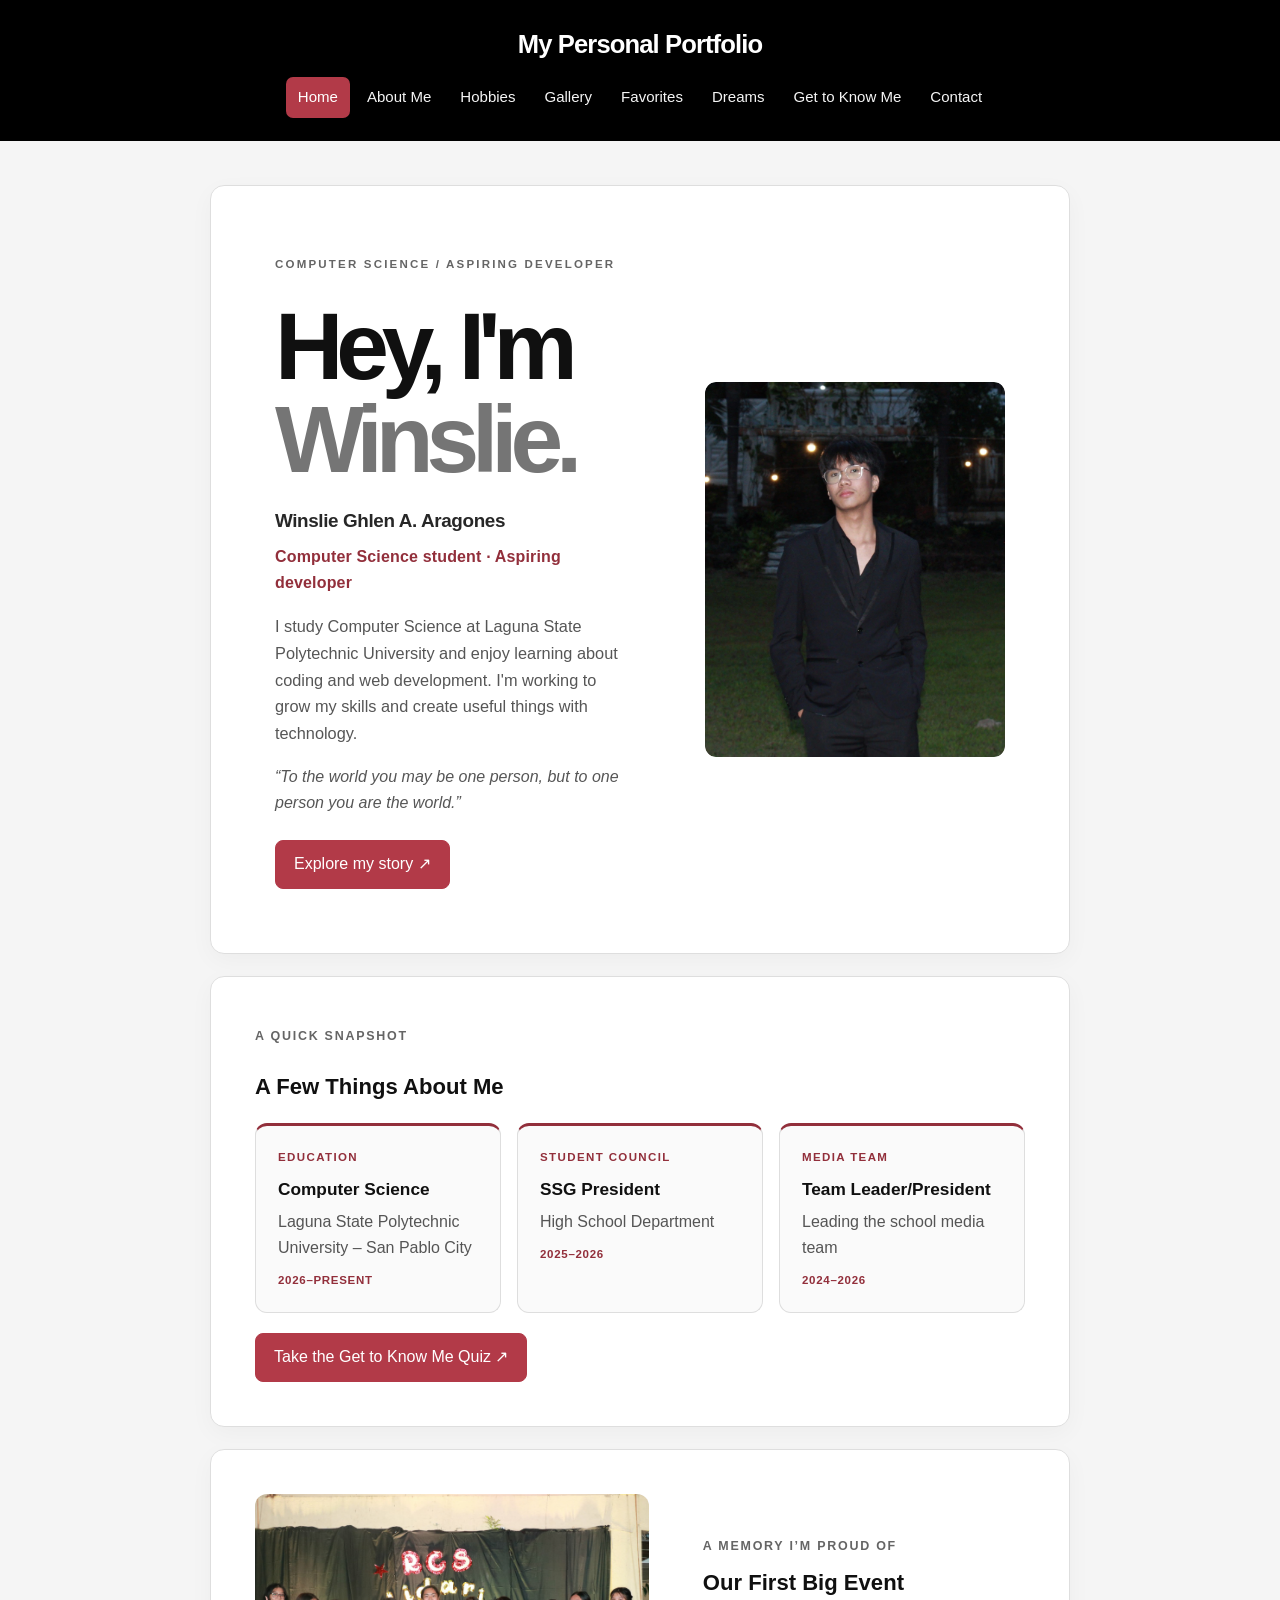
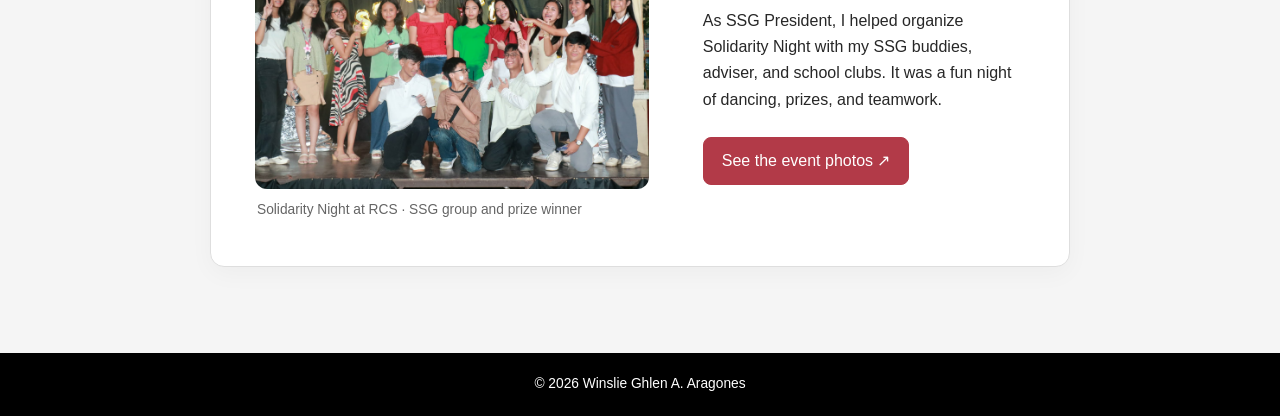
<file: index.html>
<!DOCTYPE html>
<html lang="en">
 <head>
  <meta charset="utf-8"/>
  <meta content="width=device-width, initial-scale=1.0" name="viewport"/>
  <meta content="Welcome to the personal portfolio of Winslie Ghlen A. Aragones." name="description"/>
  <title>
   Home | My Personal Portfolio
  </title>
  <link href="css/style.css" rel="stylesheet"/>
 </head>
 <body>
  <a class="skip-link" href="#main-content">
   Skip to content
  </a>
  <header class="site-header">
   <div class="header-inner">
    <a class="brand" href="index.html">
     My Personal Portfolio
    </a>
    <nav aria-label="Main navigation" class="site-nav">
     <a aria-current="page" href="index.html">
      Home
     </a>
     <a href="about.html">
      About Me
     </a>
     <a href="hobbies.html">
      Hobbies
     </a>
     <a href="gallery.html">
      Gallery
     </a>
     <a href="favorites.html">
      Favorites
     </a>
     <a href="dreams.html">
      Dreams
     </a>
     <a href="quiz.html">Get to Know Me</a>
     <a href="contact.html">
      Contact
     </a>
    </nav>
   </div>
  </header>
  <main class="container page-enter" id="main-content">
   <section aria-labelledby="hero-heading" class="hero card">
    <div class="hero-copy">
     <p class="eyebrow">
      COMPUTER SCIENCE / ASPIRING DEVELOPER
     </p>
     <h1 id="hero-heading">
      Hey, I'm
      <br/>
      <span>
       Winslie.
      </span>
     </h1>
     <p class="hero-name">
      Winslie Ghlen A. Aragones
     </p>
     <p class="hero-role">Computer Science student · Aspiring developer</p>
     <p class="hero-description">
      I study Computer Science at Laguna State Polytechnic University and enjoy learning about coding and web development. I'm working to grow my skills and create useful things with technology.
     </p>
     <p class="tagline">
      &ldquo;To the world you may be one person, but to one person you are the world.&rdquo;
     </p>
     <a class="button" href="about.html">
      Explore my story
      <span aria-hidden="true">
       &nearrow;
      </span>
     </a>
    </div>
    <div class="portrait-display">
     <a aria-label="View my profile picture full screen" class="profile-photo-link" href="#profile-full">
      <img alt="Winslie wearing a black suit outdoors" class="profile-picture" src="images/profile.jpg"/>
     </a>
    </div>
   </section>
   <section class="card home-highlights" aria-labelledby="highlights-heading">
    <p class="eyebrow">A quick snapshot</p>
    <h2 id="highlights-heading">A Few Things About Me</h2>
    <div class="highlights-grid">
     <article class="highlight-card">
      <span class="highlight-label">EDUCATION</span>
      <h3>Computer Science</h3>
      <p>Laguna State Polytechnic University – San Pablo City</p>
      <span class="highlight-date">2026–Present</span>
     </article>
     <article class="highlight-card">
      <span class="highlight-label">STUDENT COUNCIL</span>
      <h3>SSG President</h3>
      <p>High School Department</p>
      <span class="highlight-date">2025–2026</span>
     </article>
     <article class="highlight-card">
      <span class="highlight-label">MEDIA TEAM</span>
      <h3>Team Leader/President</h3>
      <p>Leading the school media team</p>
      <span class="highlight-date">2024–2026</span>
     </article>
    </div>
     <a class="button quiz-home-link" href="quiz.html">Take the Get to Know Me Quiz <span aria-hidden="true">&nearrow;</span></a>
   </section>
   <section class="card featured-memory" aria-labelledby="featured-heading">
    <figure class="featured-image">
     <a href="gallery.html" aria-label="Open the Gallery to see Solidarity Night photos">
      <img src="images/solidarity-1.jpg" alt="RCS SSG group with the prize winner in the middle at Solidarity Night" loading="lazy">
     </a>
     <figcaption>Solidarity Night at RCS · SSG group and prize winner</figcaption>
    </figure>
    <div class="featured-copy">
     <p class="eyebrow">A memory I’m proud of</p>
     <h2 id="featured-heading">Our First Big Event</h2>
     <p>As SSG President, I helped organize Solidarity Night with my SSG buddies, adviser, and school clubs. It was a fun night of dancing, prizes, and teamwork.</p>
     <a class="button" href="gallery.html">See the event photos <span aria-hidden="true">&nearrow;</span></a>
    </div>
   </section>
   <div aria-label="Full-screen profile picture" class="lightbox" id="profile-full" role="region">
    <a aria-label="Close full-screen profile picture" class="lightbox-backdrop" href="#main-content">
    </a>
    <a class="lightbox-close" href="#main-content">
     Close &times;
    </a>
    <img alt="Winslie wearing a black suit outdoors" class="lightbox-image" src="images/profile.jpg"/>
    <p class="lightbox-caption">
     Winslie Ghlen A. Aragones
    </p>
   </div>
  </main>
  <footer class="site-footer">
   <p>
    &copy; 2026 Winslie Ghlen A. Aragones
   </p>
  </footer>
 </body>
</html>
</file>
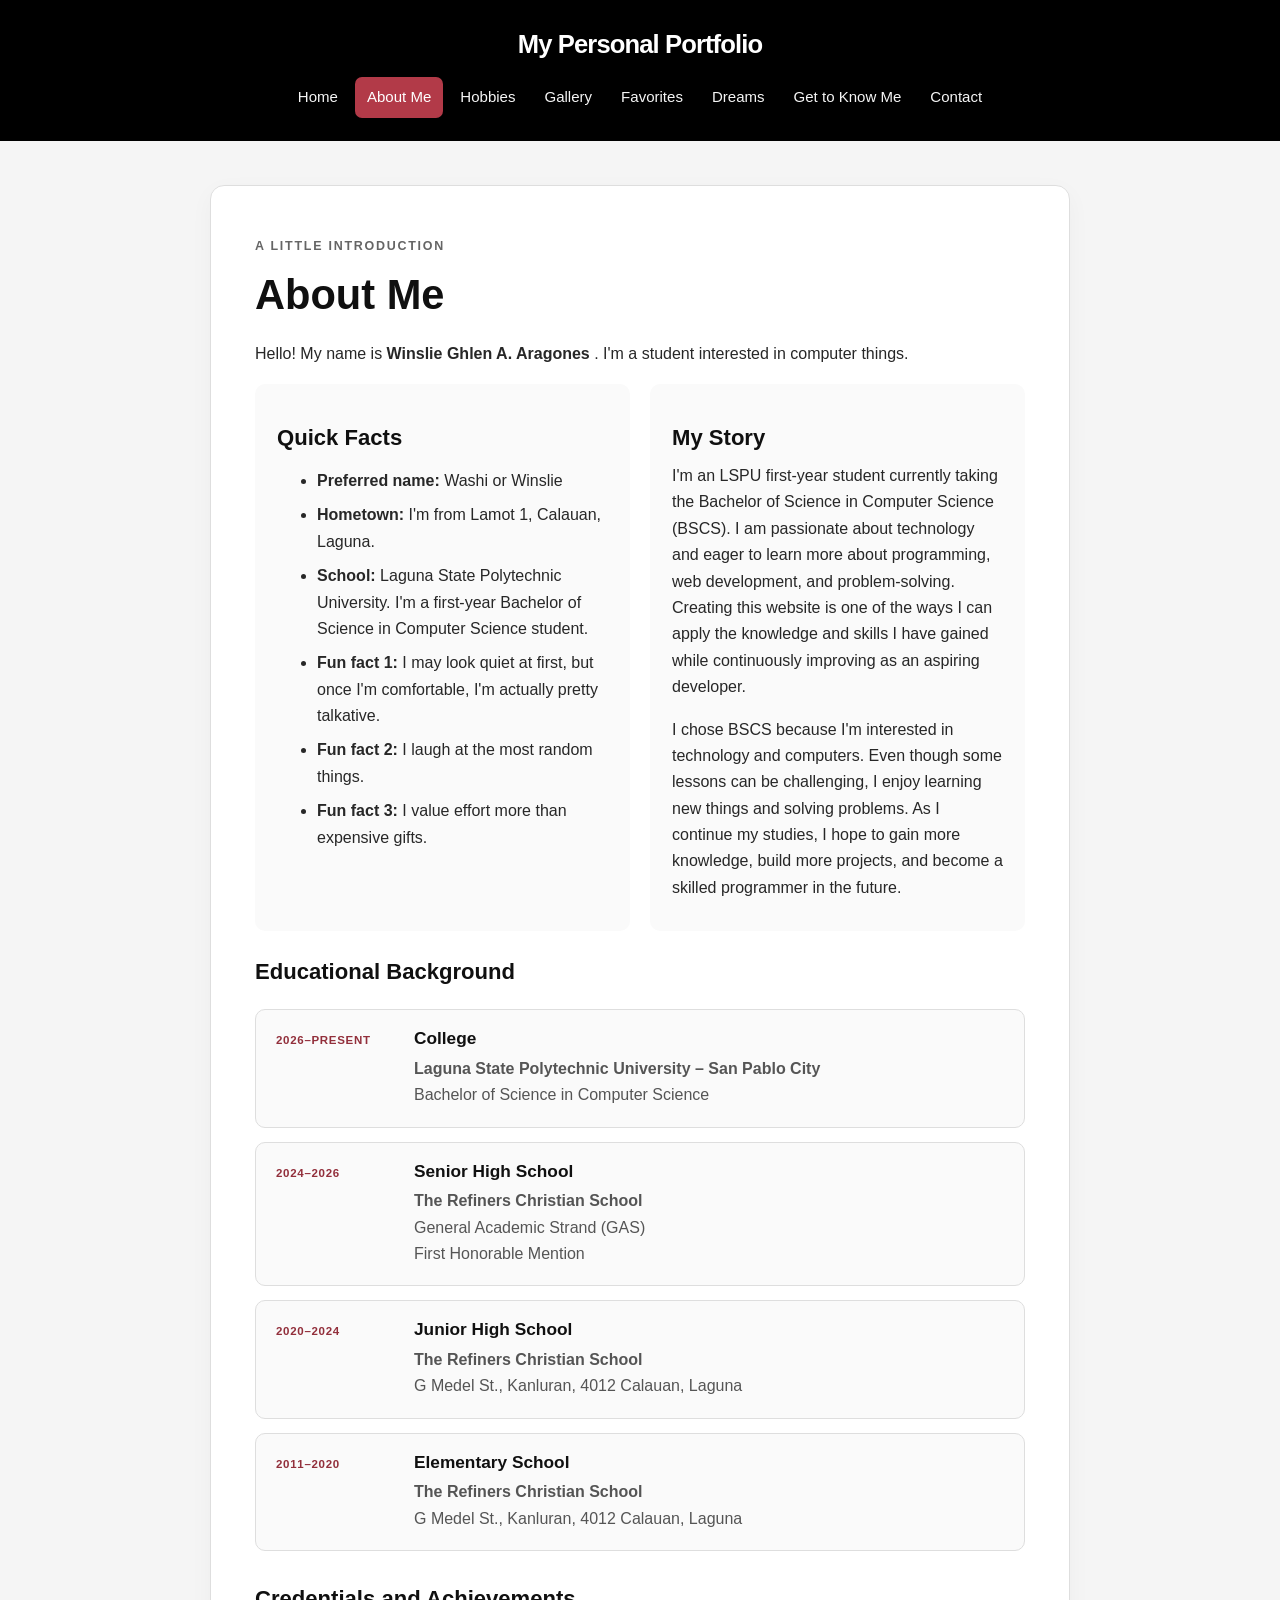
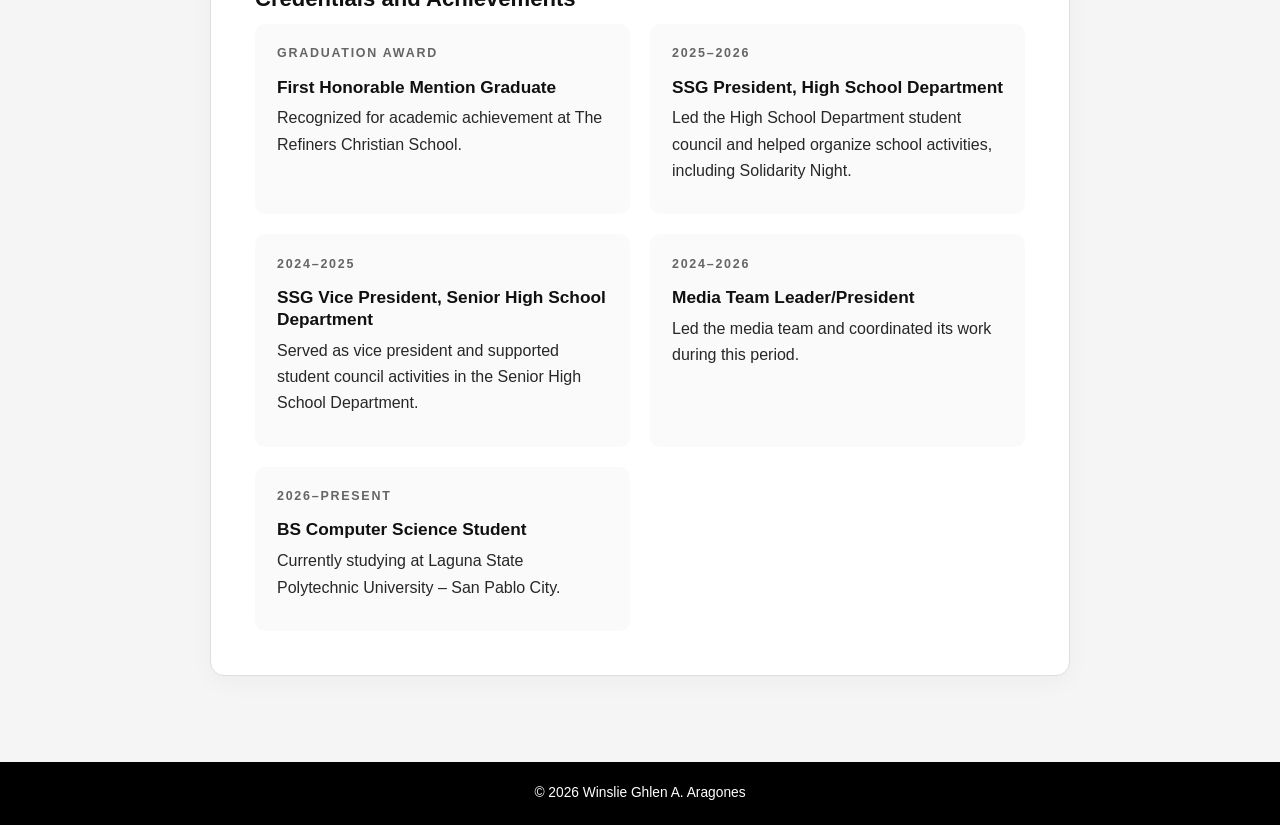
<file: about.html>
<!DOCTYPE html>
<html lang="en">
 <head>
  <meta charset="utf-8"/>
  <meta content="width=device-width, initial-scale=1.0" name="viewport"/>
  <meta content="Learn about Winslie, their background and personal story." name="description"/>
  <title>
   About Me | My Personal Portfolio
  </title>
  <link href="css/style.css" rel="stylesheet"/>
 </head>
 <body>
  <a class="skip-link" href="#main-content">
   Skip to content
  </a>
  <header class="site-header">
   <div class="header-inner">
    <a class="brand" href="index.html">
     My Personal Portfolio
    </a>
    <nav aria-label="Main navigation" class="site-nav">
     <a href="index.html">
      Home
     </a>
     <a aria-current="page" href="about.html">
      About Me
     </a>
     <a href="hobbies.html">
      Hobbies
     </a>
     <a href="gallery.html">
      Gallery
     </a>
     <a href="favorites.html">
      Favorites
     </a>
     <a href="dreams.html">
      Dreams
     </a>
     <a href="quiz.html">Get to Know Me</a>
     <a href="contact.html">
      Contact
     </a>
    </nav>
   </div>
  </header>
  <main class="container page-enter" id="main-content">
   <section class="card">
    <p class="eyebrow">
     A little introduction
    </p>
    <h1>
     About Me
    </h1>
    <p>
     Hello! My name is
     <strong>
      Winslie Ghlen A. Aragones
     </strong>
     . I'm a student interested in computer things.
    </p>
    <div class="details-grid">
     <div class="detail">
      <h2>
       Quick Facts
      </h2>
      <ul>
       <li>
        <strong>
         Preferred name:
        </strong>
        Washi or Winslie
       </li>
       <li>
        <strong>
         Hometown:
        </strong>
        I'm from Lamot 1, Calauan, Laguna.
       </li>
       <li>
        <strong>
         School:
        </strong>
        Laguna State Polytechnic University. I'm a first-year Bachelor of Science in Computer Science student.
       </li>
       <li>
        <strong>
         Fun fact 1:
        </strong>
        I may look quiet at first, but once I'm comfortable, I'm actually pretty talkative.
       </li>
       <li>
        <strong>
         Fun fact 2:
        </strong>
        I laugh at the most random things.
       </li>
       <li>
        <strong>
         Fun fact 3:
        </strong>
        I value effort more than expensive gifts.
       </li>
      </ul>
     </div>
     <div class="detail">
      <h2>
       My Story
      </h2>
      <p>
       I'm an LSPU first-year student currently taking the Bachelor of Science in Computer Science (BSCS). 
       I am passionate about technology and eager to learn more about programming, web development, and problem-solving. 
       Creating this website is one of the ways I can apply the knowledge and skills I have gained while continuously improving as an aspiring developer.
      </p>
      <p>
       I chose BSCS because I'm interested in technology and computers. 
       Even though some lessons can be challenging, I enjoy learning new things and solving problems. 
       As I continue my studies, I hope to gain more knowledge, build more projects, and become a skilled programmer in the future.
      </p>
     </div>
    </div>

    <h2>Educational Background</h2>
    <ol class="education-timeline">
     <li class="education-item">
      <span class="education-date">2026–Present</span>
      <div>
       <h3>College</h3>
       <p><strong>Laguna State Polytechnic University – San Pablo City</strong><br>
        Bachelor of Science in Computer Science</p>
      </div>
     </li>
     <li class="education-item">
      <span class="education-date">2024–2026</span>
      <div>
       <h3>Senior High School</h3>
       <p><strong>The Refiners Christian School</strong><br>
        General Academic Strand (GAS)<br>
        First Honorable Mention</p>
      </div>
     </li>
     <li class="education-item">
      <span class="education-date">2020–2024</span>
      <div>
       <h3>Junior High School</h3>
       <p><strong>The Refiners Christian School</strong><br>
        G Medel St., Kanluran, 4012 Calauan, Laguna</p>
      </div>
     </li>
     <li class="education-item">
      <span class="education-date">2011–2020</span>
      <div>
       <h3>Elementary School</h3>
       <p><strong>The Refiners Christian School</strong><br>
        G Medel St., Kanluran, 4012 Calauan, Laguna</p>
      </div>
     </li>
    </ol>

    <h2>Credentials and Achievements</h2>
    <div class="details-grid">
     <article class="detail">
      <p class="eyebrow">Graduation Award</p>
      <h3>First Honorable Mention Graduate</h3>
      <p>Recognized for academic achievement at The Refiners Christian School.</p>
     </article>
     <article class="detail">
      <p class="eyebrow">2025–2026</p>
      <h3>SSG President, High School Department</h3>
      <p>Led the High School Department student council and helped organize school activities, including Solidarity Night.</p>
     </article>
     <article class="detail">
      <p class="eyebrow">2024–2025</p>
      <h3>SSG Vice President, Senior High School Department</h3>
      <p>Served as vice president and supported student council activities in the Senior High School Department.</p>
     </article>
     <article class="detail">
      <p class="eyebrow">2024–2026</p>
      <h3>Media Team Leader/President</h3>
      <p>Led the media team and coordinated its work during this period.</p>
     </article>
     <article class="detail">
      <p class="eyebrow">2026–Present</p>
      <h3>BS Computer Science Student</h3>
      <p>Currently studying at Laguna State Polytechnic University – San Pablo City.</p>
     </article>
    </div>
   </section>
  </main>
  <footer class="site-footer">
   <p>
    &copy; 2026 Winslie Ghlen A. Aragones
   </p>
  </footer>
 </body>
</html>
</file>
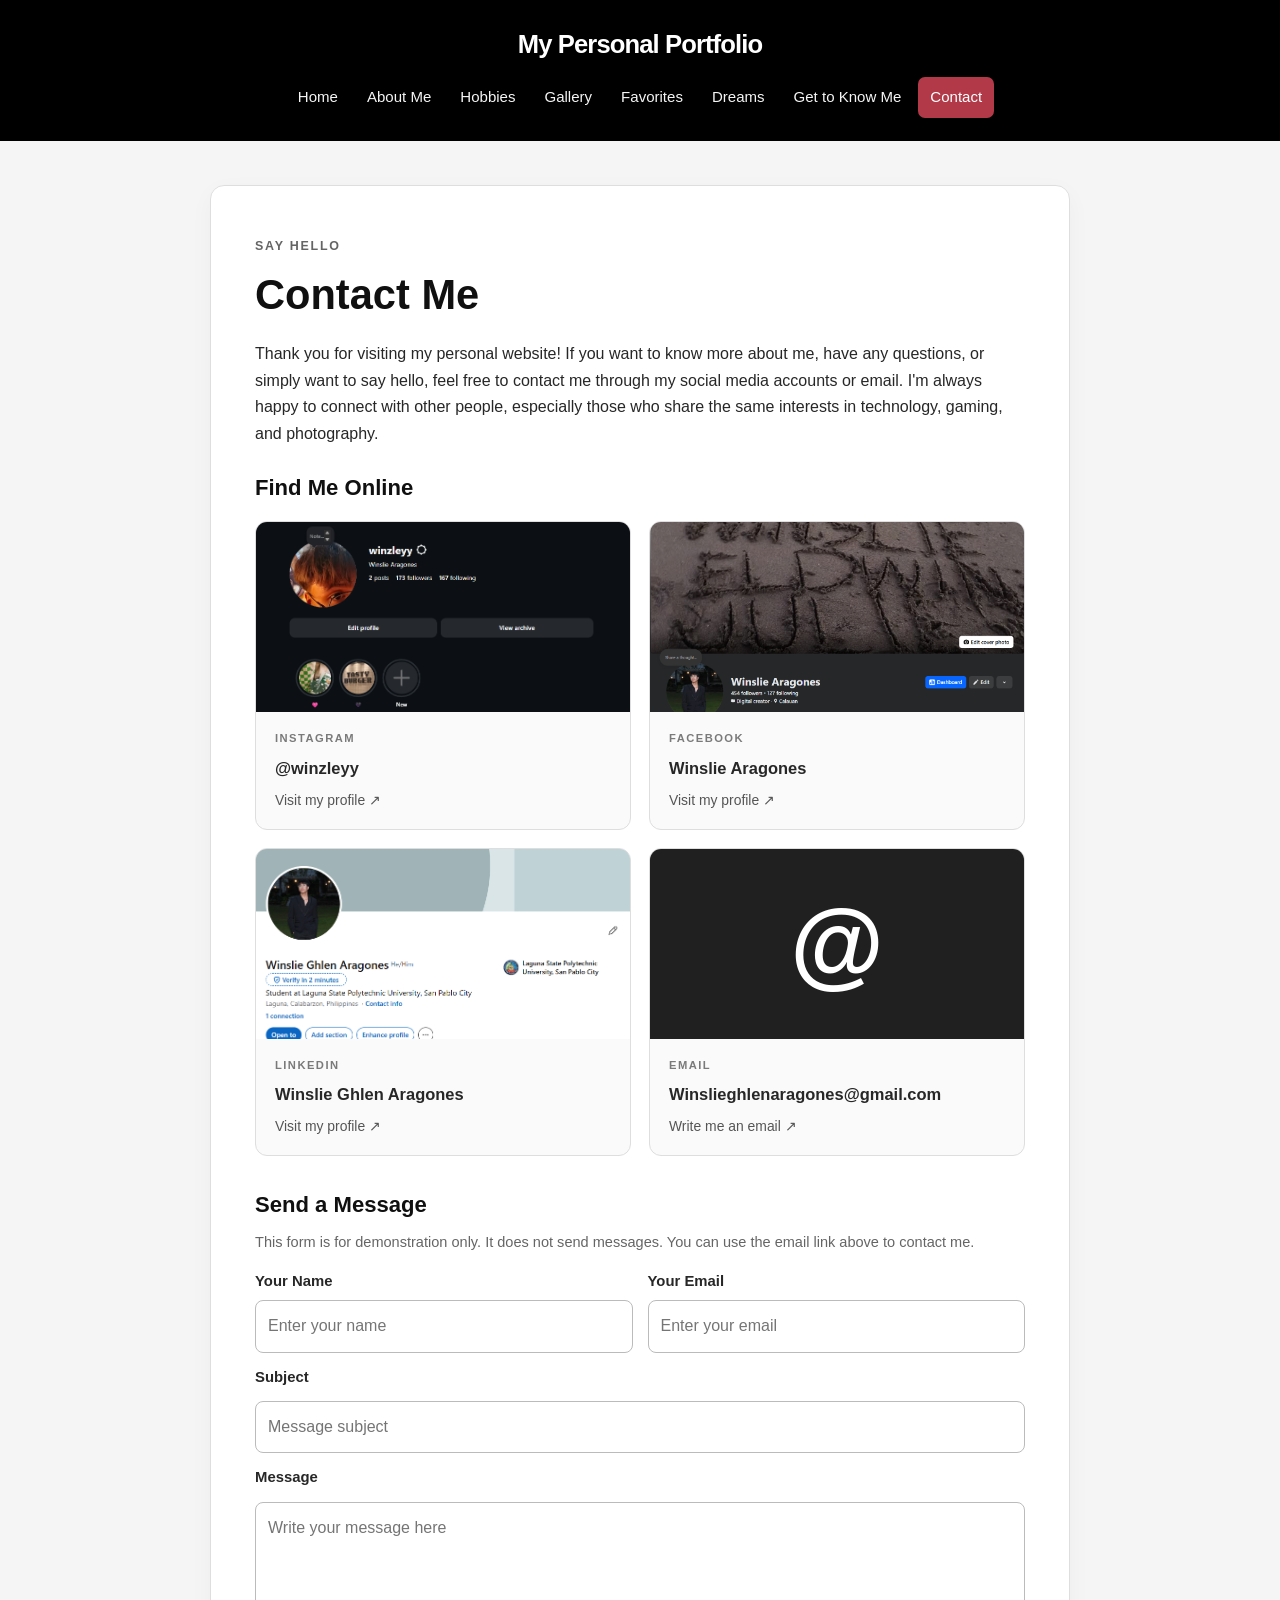
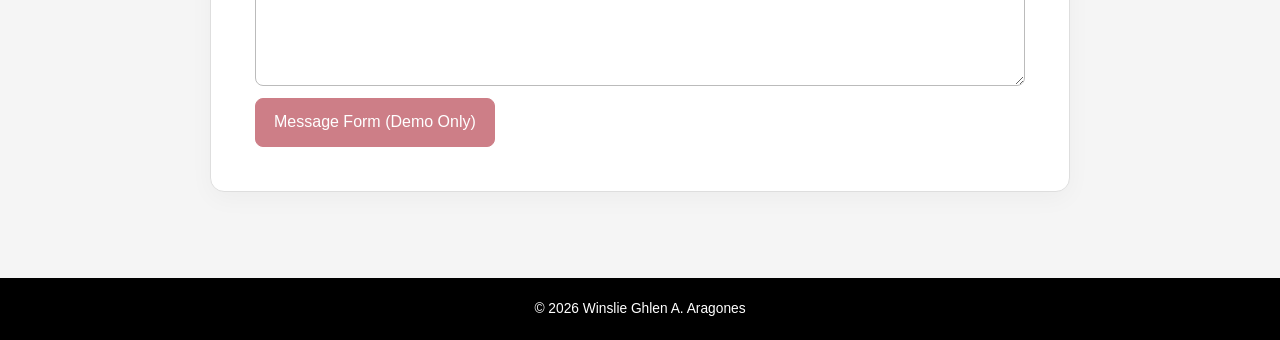
<file: contact.html>
<!DOCTYPE html>
<html lang="en">
 <head>
  <meta charset="utf-8"/>
  <meta content="width=device-width, initial-scale=1.0" name="viewport"/>
  <meta content="Contact information and example message form." name="description"/>
  <title>
   Contact Me | My Personal Portfolio
  </title>
  <link href="css/style.css" rel="stylesheet"/>
 </head>
 <body>
  <a class="skip-link" href="#main-content">
   Skip to content
  </a>
  <header class="site-header">
   <div class="header-inner">
    <a class="brand" href="index.html">
     My Personal Portfolio
    </a>
    <nav aria-label="Main navigation" class="site-nav">
     <a href="index.html">
      Home
     </a>
     <a href="about.html">
      About Me
     </a>
     <a href="hobbies.html">
      Hobbies
     </a>
     <a href="gallery.html">
      Gallery
     </a>
     <a href="favorites.html">
      Favorites
     </a>
     <a href="dreams.html">
      Dreams
     </a>
     <a href="quiz.html">Get to Know Me</a>
     <a aria-current="page" href="contact.html">
      Contact
     </a>
    </nav>
   </div>
  </header>
  <main class="container page-enter" id="main-content">
   <section class="card">
    <p class="eyebrow">
     Say hello
    </p>
    <h1>
     Contact Me
    </h1>
    <p>
     Thank you for visiting my personal website! If you want to know more about me, have any questions, 
     or simply want to say hello, feel free to contact me through my social media accounts or email. 
     I'm always happy to connect with other people, especially those who share the same interests in technology, gaming, and photography.
    </p>
    <h2>
     Find Me Online
    </h2>
    <div class="social-grid">
     <a class="social-card" href="https://www.instagram.com/winzleyy/" rel="noopener noreferrer" target="_blank">
      <div class="social-preview">
       <img alt="Screenshot of Winslie's Instagram profile" loading="lazy" src="images/instagram-profile.png"/>
      </div>
      <div class="social-card-body">
       <span class="social-type">
        INSTAGRAM
       </span>
       <strong>
        @winzleyy
       </strong>
       <span>
        Visit my profile
        <span aria-hidden="true">
         &nearrow;
        </span>
       </span>
      </div>
     </a>
     <a class="social-card" href="https://www.facebook.com/Winsliee" rel="noopener noreferrer" target="_blank">
      <div class="social-preview">
       <img alt="Screenshot of Winslie's Facebook profile" loading="lazy" src="images/facebook-profile.png"/>
      </div>
      <div class="social-card-body">
       <span class="social-type">
        FACEBOOK
       </span>
       <strong>
        Winslie Aragones
       </strong>
       <span>
        Visit my profile
        <span aria-hidden="true">
         &nearrow;
        </span>
       </span>
      </div>
     </a>
     <a class="social-card" href="https://www.linkedin.com/in/winslie-ghlen-aragones-35a222434/" rel="noopener noreferrer" target="_blank">
      <div class="social-preview">
       <img alt="Screenshot of Winslie's LinkedIn profile" loading="lazy" src="images/linkedin-profile.png"/>
      </div>
      <div class="social-card-body">
       <span class="social-type">
        LINKEDIN
       </span>
       <strong>
        Winslie Ghlen Aragones
       </strong>
       <span>
        Visit my profile
        <span aria-hidden="true">
         &nearrow;
        </span>
       </span>
      </div>
     </a>
     <a class="social-card email-card" href="mailto:Winslieghlenaragones@gmail.com">
      <div aria-hidden="true" class="email-icon">
       @
      </div>
      <div class="social-card-body">
       <span class="social-type">
        EMAIL
       </span>
       <strong>
        Winslieghlenaragones@gmail.com
       </strong>
       <span>
        Write me an email
        <span aria-hidden="true">
         &nearrow;
        </span>
       </span>
      </div>
     </a>
    </div>
    <h2>
     Send a Message
    </h2>
    <p class="small-note">
     This form is for demonstration only. It does not send messages. You can use the email link above to contact me.
    </p>
    <form action="#" class="contact-form" method="get">
     <div class="form-grid">
      <div>
       <label for="name">
        Your Name
       </label>
       <input autocomplete="name" id="name" name="name" placeholder="Enter your name" type="text"/>
      </div>
      <div>
       <label for="email">
        Your Email
       </label>
       <input autocomplete="email" id="email" name="email" placeholder="Enter your email" type="email"/>
      </div>
     </div>
     <label for="subject">
      Subject
     </label>
     <input id="subject" name="subject" placeholder="Message subject" type="text"/>
     <label for="message">
      Message
     </label>
     <textarea id="message" name="message" placeholder="Write your message here" rows="6"></textarea>
     <button disabled="" title="Demonstration only: this form does not send messages" type="button">
      Message Form (Demo Only)
     </button>
    </form>
   </section>
  </main>
  <footer class="site-footer">
   <p>
    &copy; 2026 Winslie Ghlen A. Aragones
   </p>
  </footer>
 </body>
</html>
</file>
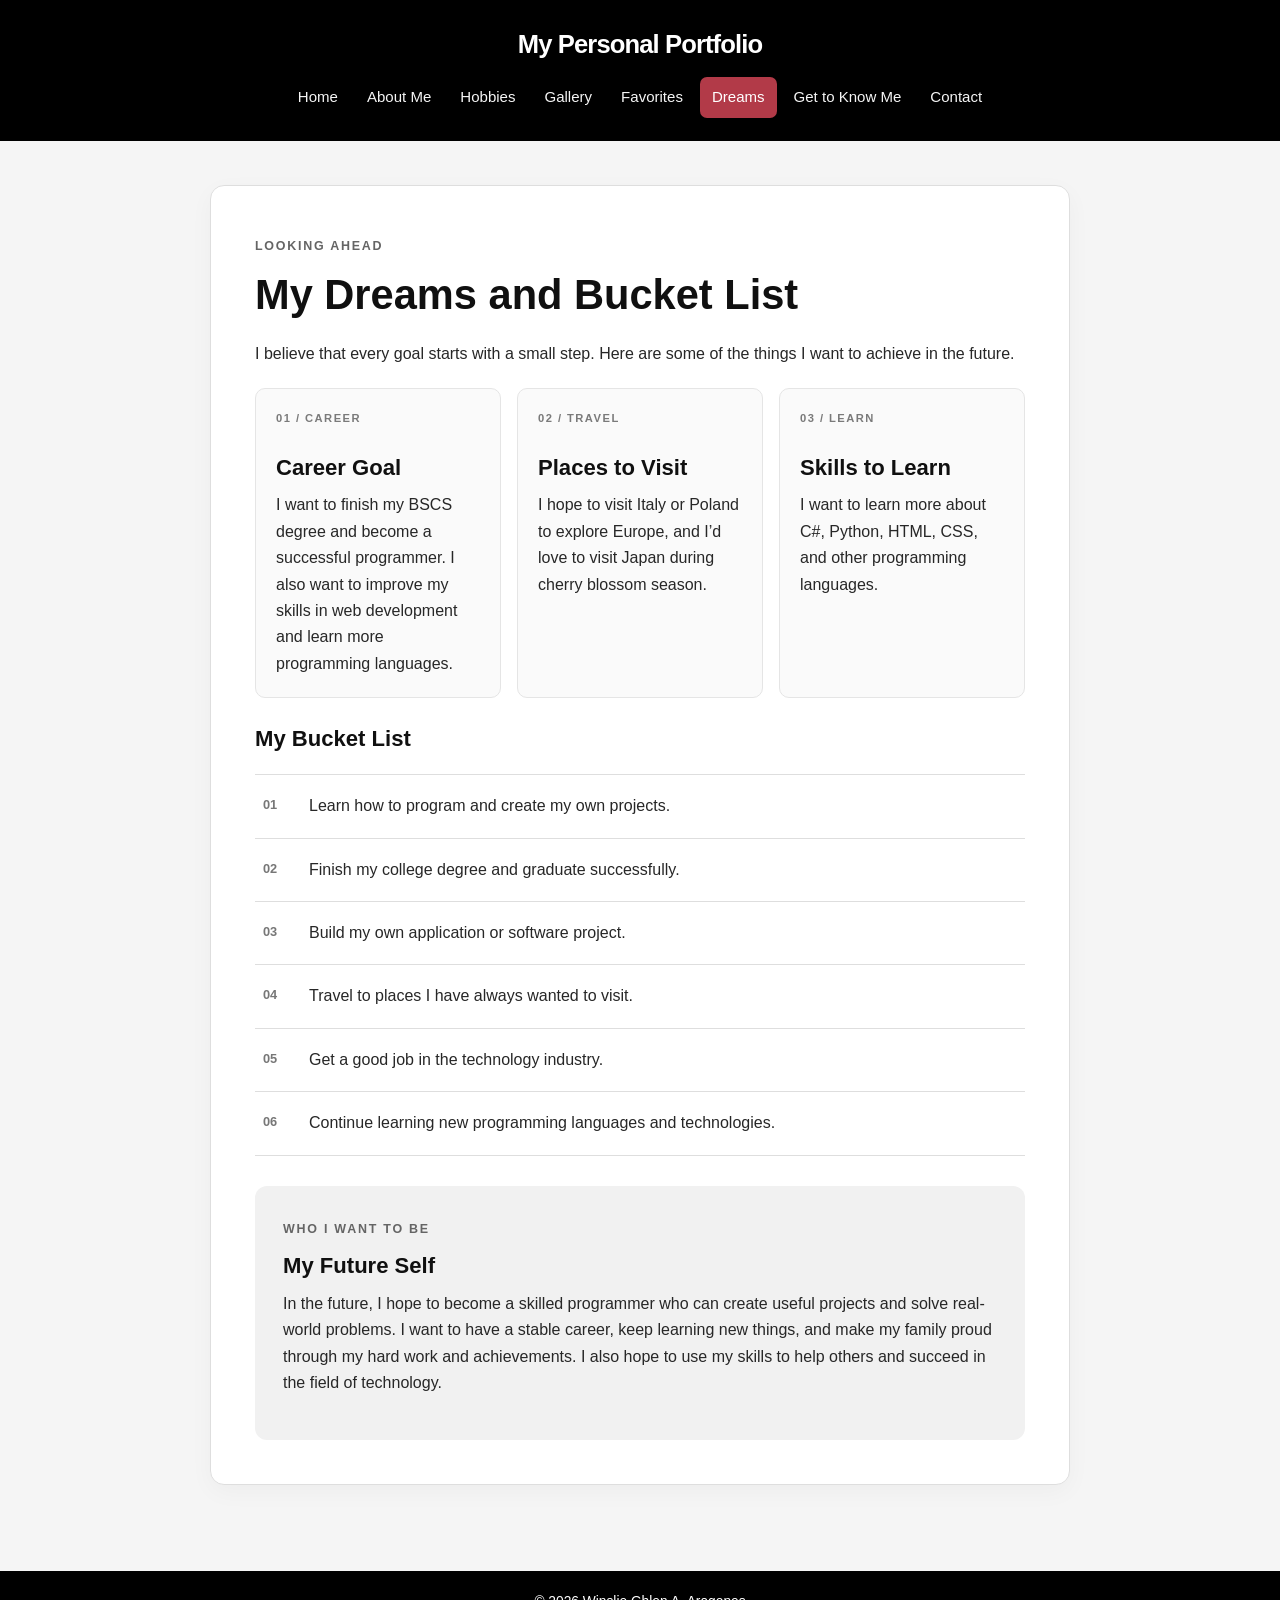
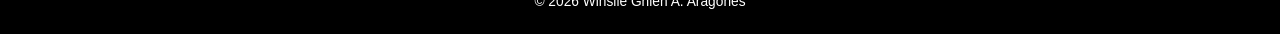
<file: dreams.html>
<!DOCTYPE html>
<html lang="en">
 <head>
  <meta charset="utf-8"/>
  <meta content="width=device-width, initial-scale=1.0" name="viewport"/>
  <meta content="Dreams, plans, and future goals of Winslie." name="description"/>
  <title>Dreams and Bucket List | My Personal Portfolio</title>
  <link href="css/style.css" rel="stylesheet"/>
 </head>
 <body>
  <a class="skip-link" href="#main-content">Skip to content</a>
  <header class="site-header">
   <div class="header-inner">
    <a class="brand" href="index.html">My Personal Portfolio</a>
    <nav aria-label="Main navigation" class="site-nav">
     <a href="index.html">Home</a>
     <a href="about.html">About Me</a>
     <a href="hobbies.html">Hobbies</a>
     <a href="gallery.html">Gallery</a>
     <a href="favorites.html">Favorites</a>
     <a aria-current="page" href="dreams.html">Dreams</a>
     <a href="quiz.html">Get to Know Me</a>
     <a href="contact.html">Contact</a>
    </nav>
   </div>
  </header>
  <main class="container page-enter" id="main-content">
   <section class="card">
    <p class="eyebrow">Looking ahead</p>
    <h1>My Dreams and Bucket List</h1>
    <p>I believe that every goal starts with a small step. 
     Here are some of the things I want to achieve in the future.</p>
    <div class="tile-grid">
     <article class="tile">
      <span class="tile-index">01 / CAREER</span>
      <h2>Career Goal</h2>
      <p>I want to finish my BSCS degree and become a successful programmer. 
       I also want to improve my skills in web development and learn more programming languages.</p>
     </article>
     <article class="tile">
      <span class="tile-index">02 / TRAVEL</span>
      <h2>Places to Visit</h2>
      <p>I hope to visit Italy or Poland to explore Europe, and I’d love to visit Japan during cherry blossom season.</p>
     </article>
     <article class="tile">
      <span class="tile-index">03 / LEARN</span>
      <h2>Skills to Learn</h2>
      <p>I want to learn more about C#, Python, HTML, CSS, and other programming languages.</p>
     </article>
    </div>
    <h2>My Bucket List</h2>
    <ol class="rank-list bucket-list">
     <li>Learn how to program and create my own projects.</li>
     <li>Finish my college degree and graduate successfully.</li>
     <li>Build my own application or software project.</li>
     <li>Travel to places I have always wanted to visit.</li>
     <li>Get a good job in the technology industry.</li>
     <li>Continue learning new programming languages and technologies.</li>
    </ol>
    <div class="future-self">
     <p class="eyebrow">Who I want to be</p>
     <h2>My Future Self</h2>
     <p>In the future, I hope to become a skilled programmer who can create useful projects and solve real-world problems. 
      I want to have a stable career, keep learning new things, and make my family proud through my hard work and achievements. 
      I also hope to use my skills to help others and succeed in the field of technology.</p>
    </div>
   </section>
  </main>
  <footer class="site-footer">
   <p>&copy; 2026 Winslie Ghlen A. Aragones</p>
  </footer>
 </body>
</html>
</file>
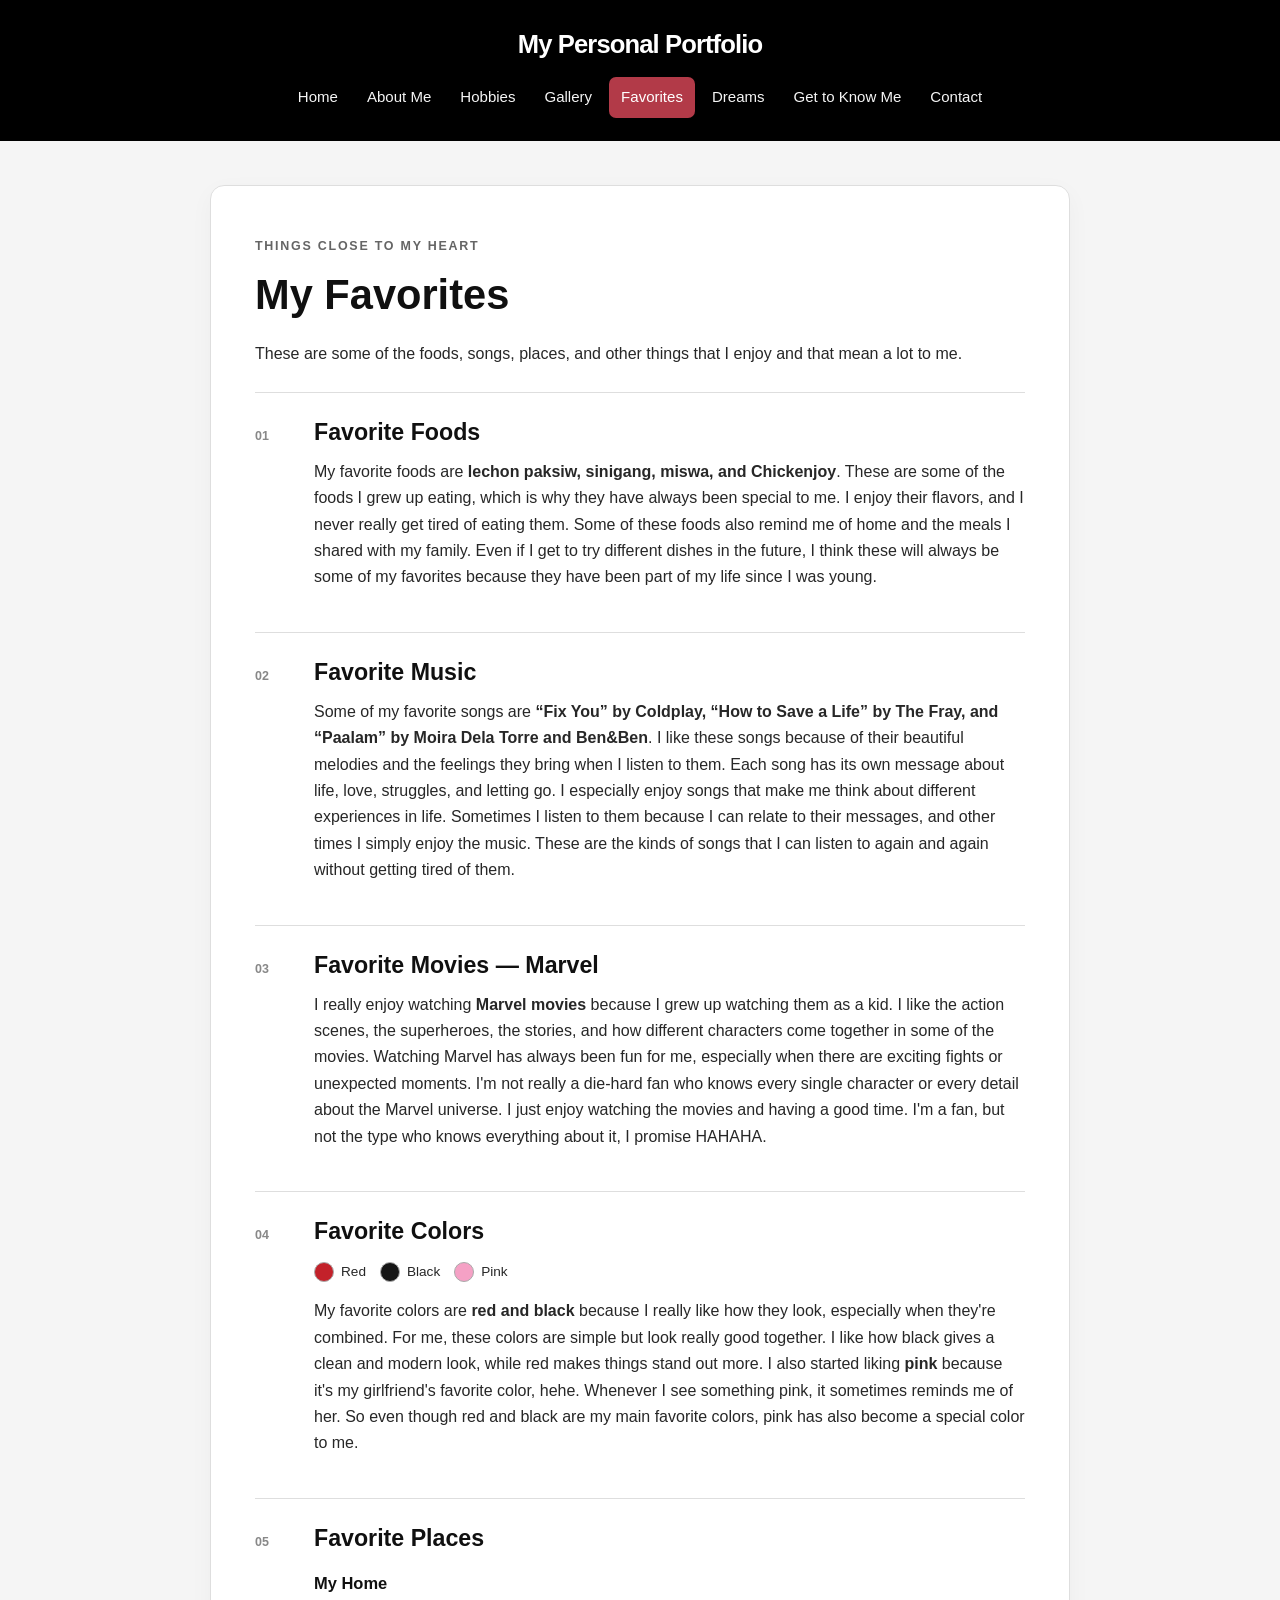
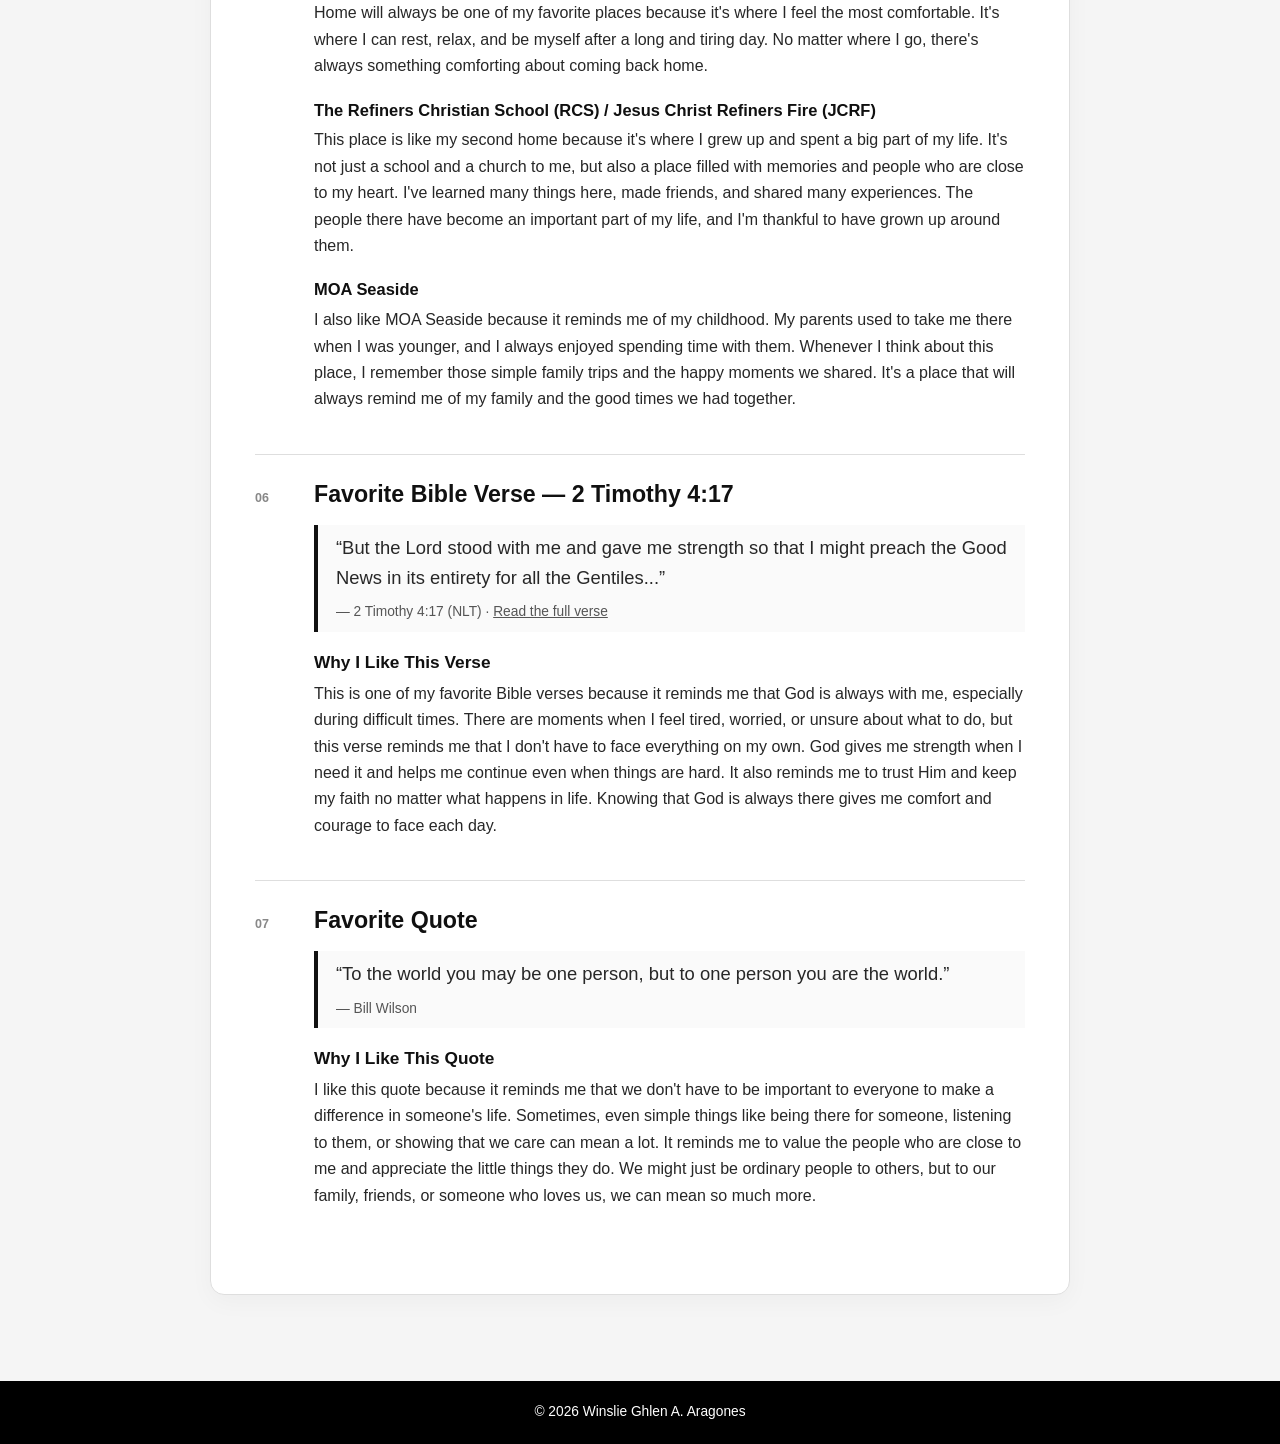
<file: favorites.html>
<!DOCTYPE html>
<html lang="en">
 <head>
  <meta charset="utf-8"/>
  <meta content="width=device-width, initial-scale=1.0" name="viewport"/>
  <meta content="Favorite foods, songs, colors, and other things." name="description"/>
  <title>Favorites | My Personal Portfolio</title>
  <link href="css/style.css" rel="stylesheet"/>
 </head>
 <body>
  <a class="skip-link" href="#main-content">Skip to content</a>
  <header class="site-header">
   <div class="header-inner">
    <a class="brand" href="index.html">My Personal Portfolio</a>
    <nav aria-label="Main navigation" class="site-nav">
     <a href="index.html">Home</a>
     <a href="about.html">About Me</a>
     <a href="hobbies.html">Hobbies</a>
     <a href="gallery.html">Gallery</a>
     <a aria-current="page" href="favorites.html">Favorites</a>
     <a href="dreams.html">Dreams</a>
     <a href="quiz.html">Get to Know Me</a>
     <a href="contact.html">Contact</a>
    </nav>
   </div>
  </header>
  <main class="container page-enter" id="main-content">
   <section class="card">
    <p class="eyebrow">Things close to my heart</p>
    <h1>My Favorites</h1>
    <p>These are some of the foods, songs, places, and other things that I enjoy and that mean a lot to me.</p>
    <div class="favorites-list">
     <article class="favorite-item">
      <span class="favorite-number">01</span>
      <div>
       <h2>Favorite Foods</h2>
       <p>My favorite foods are <strong>lechon paksiw, sinigang, miswa, and Chickenjoy</strong>. 
        These are some of the foods I grew up eating, which is why they have always been special to me. 
        I enjoy their flavors, and I never really get tired of eating them. 
        Some of these foods also remind me of home and the meals I shared with my family. 
        Even if I get to try different dishes in the future, I think these will always be some of my favorites because they have been part of my life since I was young.</p>
      </div>
     </article>
     <article class="favorite-item">
      <span class="favorite-number">02</span>
      <div>
       <h2>Favorite Music</h2>
       <p>Some of my favorite songs are <strong>&ldquo;Fix You&rdquo; by Coldplay, 
        &ldquo;How to Save a Life&rdquo; by The Fray, and 
        &ldquo;Paalam&rdquo; by Moira Dela Torre and Ben&amp;Ben</strong>. 
        I like these songs because of their beautiful melodies and the feelings they bring when I listen to them. 
        Each song has its own message about life, love, struggles, and letting go. 
        I especially enjoy songs that make me think about different experiences in life. 
        Sometimes I listen to them because I can relate to their messages, and other times I simply enjoy the music. 
        These are the kinds of songs that I can listen to again and again without getting tired of them.</p>
      </div>
     </article>
     <article class="favorite-item">
      <span class="favorite-number">03</span>
      <div>
       <h2>Favorite Movies &mdash; Marvel</h2>
       <p>I really enjoy watching <strong>Marvel movies</strong> because I grew up watching them as a kid. 
        I like the action scenes, the superheroes, the stories, and how different characters come together in some of the movies. 
        Watching Marvel has always been fun for me, especially when there are exciting fights or unexpected moments. 
        I'm not really a die-hard fan who knows every single character or every detail about the Marvel universe. 
        I just enjoy watching the movies and having a good time. 
        I'm a fan, but not the type who knows everything about it, I promise HAHAHA.</p>
      </div>
     </article>
     <article class="favorite-item">
      <span class="favorite-number">04</span>
      <div>
       <h2>Favorite Colors</h2>
       <div aria-label="Favorite colors: red, black, and pink" class="swatches">
        <span class="swatch"><i aria-hidden="true" class="red"></i>Red</span>
        <span class="swatch"><i aria-hidden="true" class="black"></i>Black</span>
        <span class="swatch"><i aria-hidden="true" class="pink"></i>Pink</span>
       </div>
       <p>My favorite colors are <strong>red and black</strong> because I really like how they look, especially when they're combined. 
        For me, these colors are simple but look really good together. 
        I like how black gives a clean and modern look, while red makes things stand out more. 
        I also started liking <strong>pink</strong> because it's my girlfriend's favorite color, hehe. 
        Whenever I see something pink, it sometimes reminds me of her. 
        So even though red and black are my main favorite colors, pink has also become a special color to me.</p>
      </div>
     </article>
     <article class="favorite-item">
      <span class="favorite-number">05</span>
      <div>
       <h2>Favorite Places</h2>
       <div class="place-list">
        <h3>My Home</h3>
        <p>Home will always be one of my favorite places because it's where I feel the most comfortable. 
         It's where I can rest, relax, and be myself after a long and tiring day. 
         No matter where I go, there's always something comforting about coming back home.</p>
        <h3>The Refiners Christian School (RCS) / Jesus Christ Refiners Fire (JCRF)</h3>
        <p>This place is like my second home because it's where I grew up and spent a big part of my life. 
         It's not just a school and a church to me, but also a place filled with memories and people who are close to my heart. 
         I've learned many things here, made friends, and shared many experiences. 
         The people there have become an important part of my life, and I'm thankful to have grown up around them.</p>
        <h3>MOA Seaside</h3>
        <p>I also like MOA Seaside because it reminds me of my childhood. 
         My parents used to take me there when I was younger, and I always enjoyed spending time with them. 
         Whenever I think about this place, I remember those simple family trips and the happy moments we shared. 
         It's a place that will always remind me of my family and the good times we had together.</p>
       </div>
      </div>
     </article>
     <article class="favorite-item">
      <span class="favorite-number">06</span>
      <div>
       <h2>Favorite Bible Verse &mdash; 2 Timothy 4:17</h2>
       <blockquote>
        &ldquo;But the Lord stood with me and gave me strength so that I might preach the Good News in its entirety for all the Gentiles...&rdquo;
        <cite>&mdash; 2 Timothy 4:17 (NLT) &middot; <a href="https://www.biblegateway.com/passage/?search=2+Timothy+4%3A17&amp;version=NLT" target="_blank" rel="noopener noreferrer">Read the full verse</a></cite>
       </blockquote>
       <h3>Why I Like This Verse</h3>
       <p>This is one of my favorite Bible verses because it reminds me that God is always with me, especially during difficult times. 
        There are moments when I feel tired, worried, or unsure about what to do, but this verse reminds me that I don't have to face everything on my own. 
        God gives me strength when I need it and helps me continue even when things are hard. 
        It also reminds me to trust Him and keep my faith no matter what happens in life. 
        Knowing that God is always there gives me comfort and courage to face each day.</p>
      </div>
     </article>
     <article class="favorite-item">
      <span class="favorite-number">07</span>
      <div>
       <h2>Favorite Quote</h2>
       <blockquote>
        &ldquo;To the world you may be one person, but to one person you are the world.&rdquo;
        <cite>&mdash; Bill Wilson</cite>
       </blockquote>
       <h3>Why I Like This Quote</h3>
       <p>I like this quote because it reminds me that we don't have to be important to everyone to make a difference in someone's life. 
        Sometimes, even simple things like being there for someone, listening to them, or showing that we care can mean a lot. 
        It reminds me to value the people who are close to me and appreciate the little things they do. 
        We might just be ordinary people to others, but to our family, friends, or someone who loves us, we can mean so much more.</p>
      </div>
     </article>
    </div>
   </section>
  </main>
  <footer class="site-footer">
   <p>&copy; 2026 Winslie Ghlen A. Aragones</p>
  </footer>
 </body>
</html>
</file>
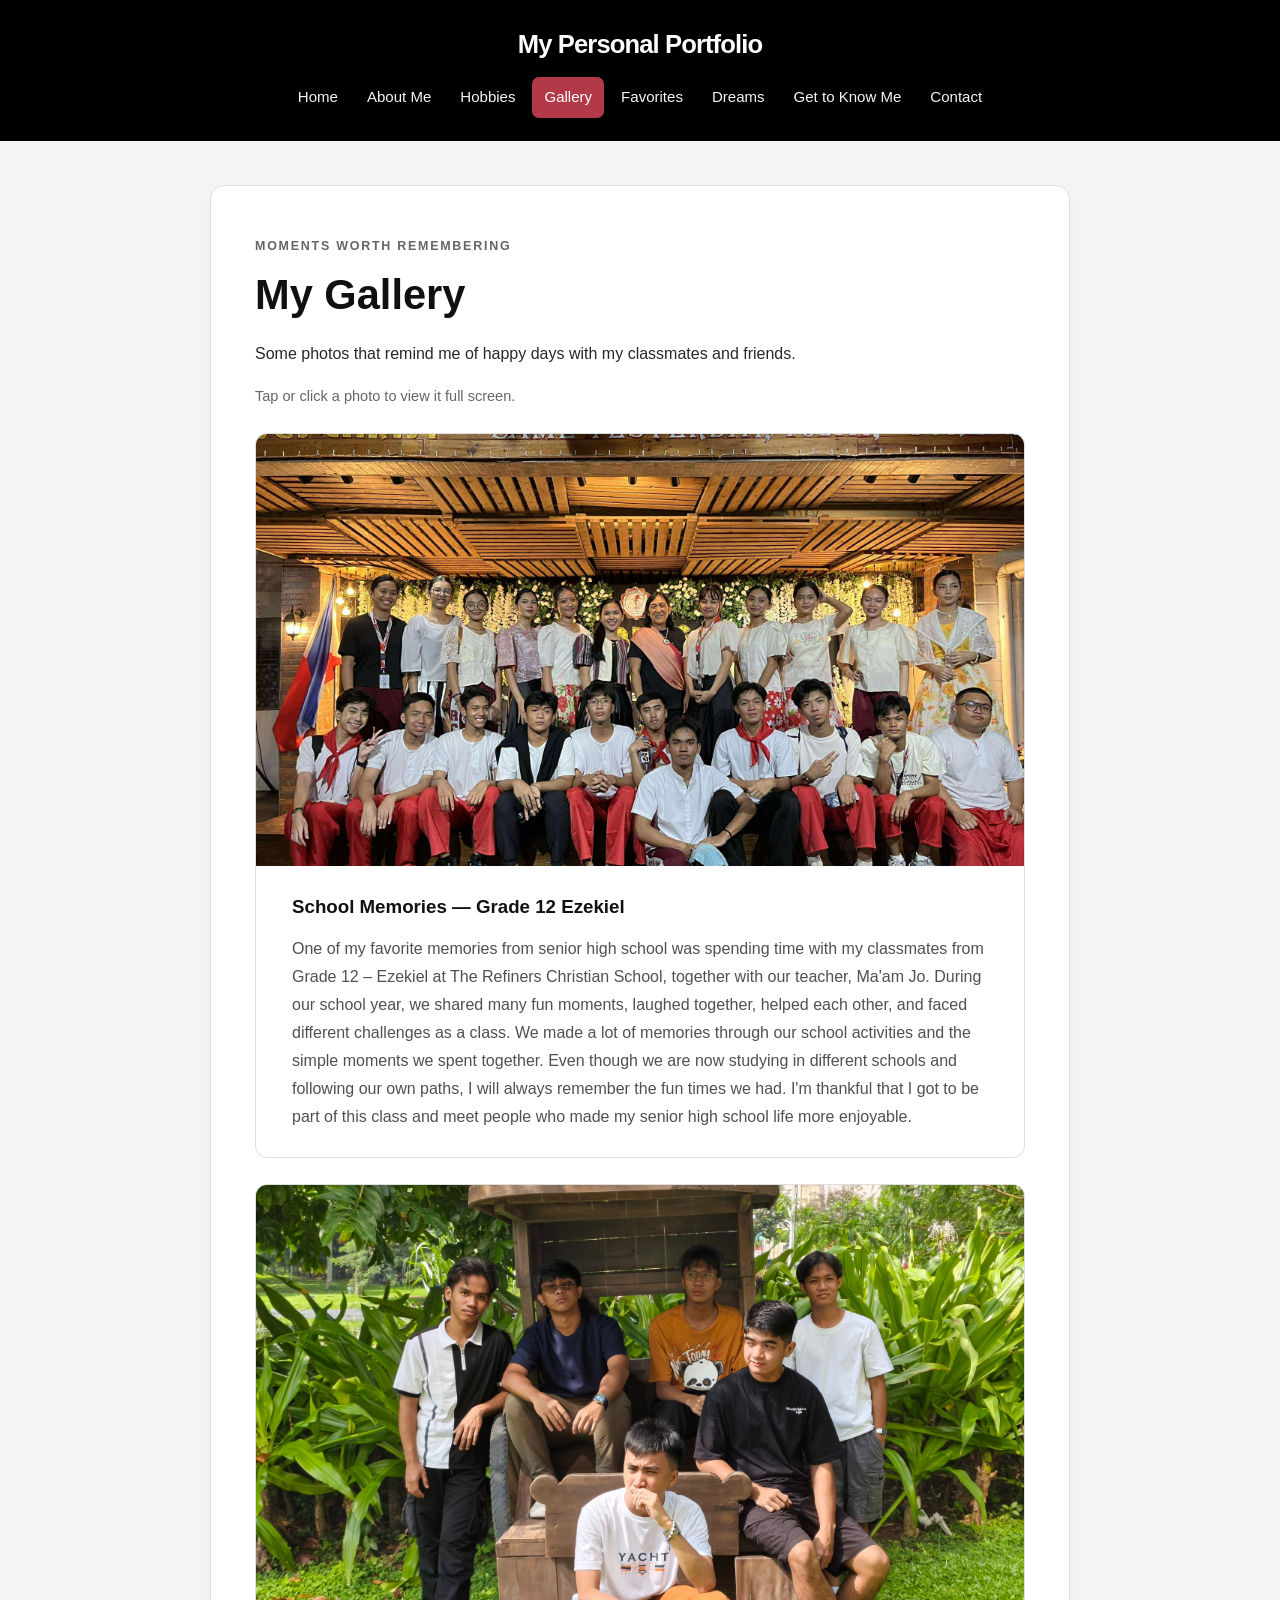
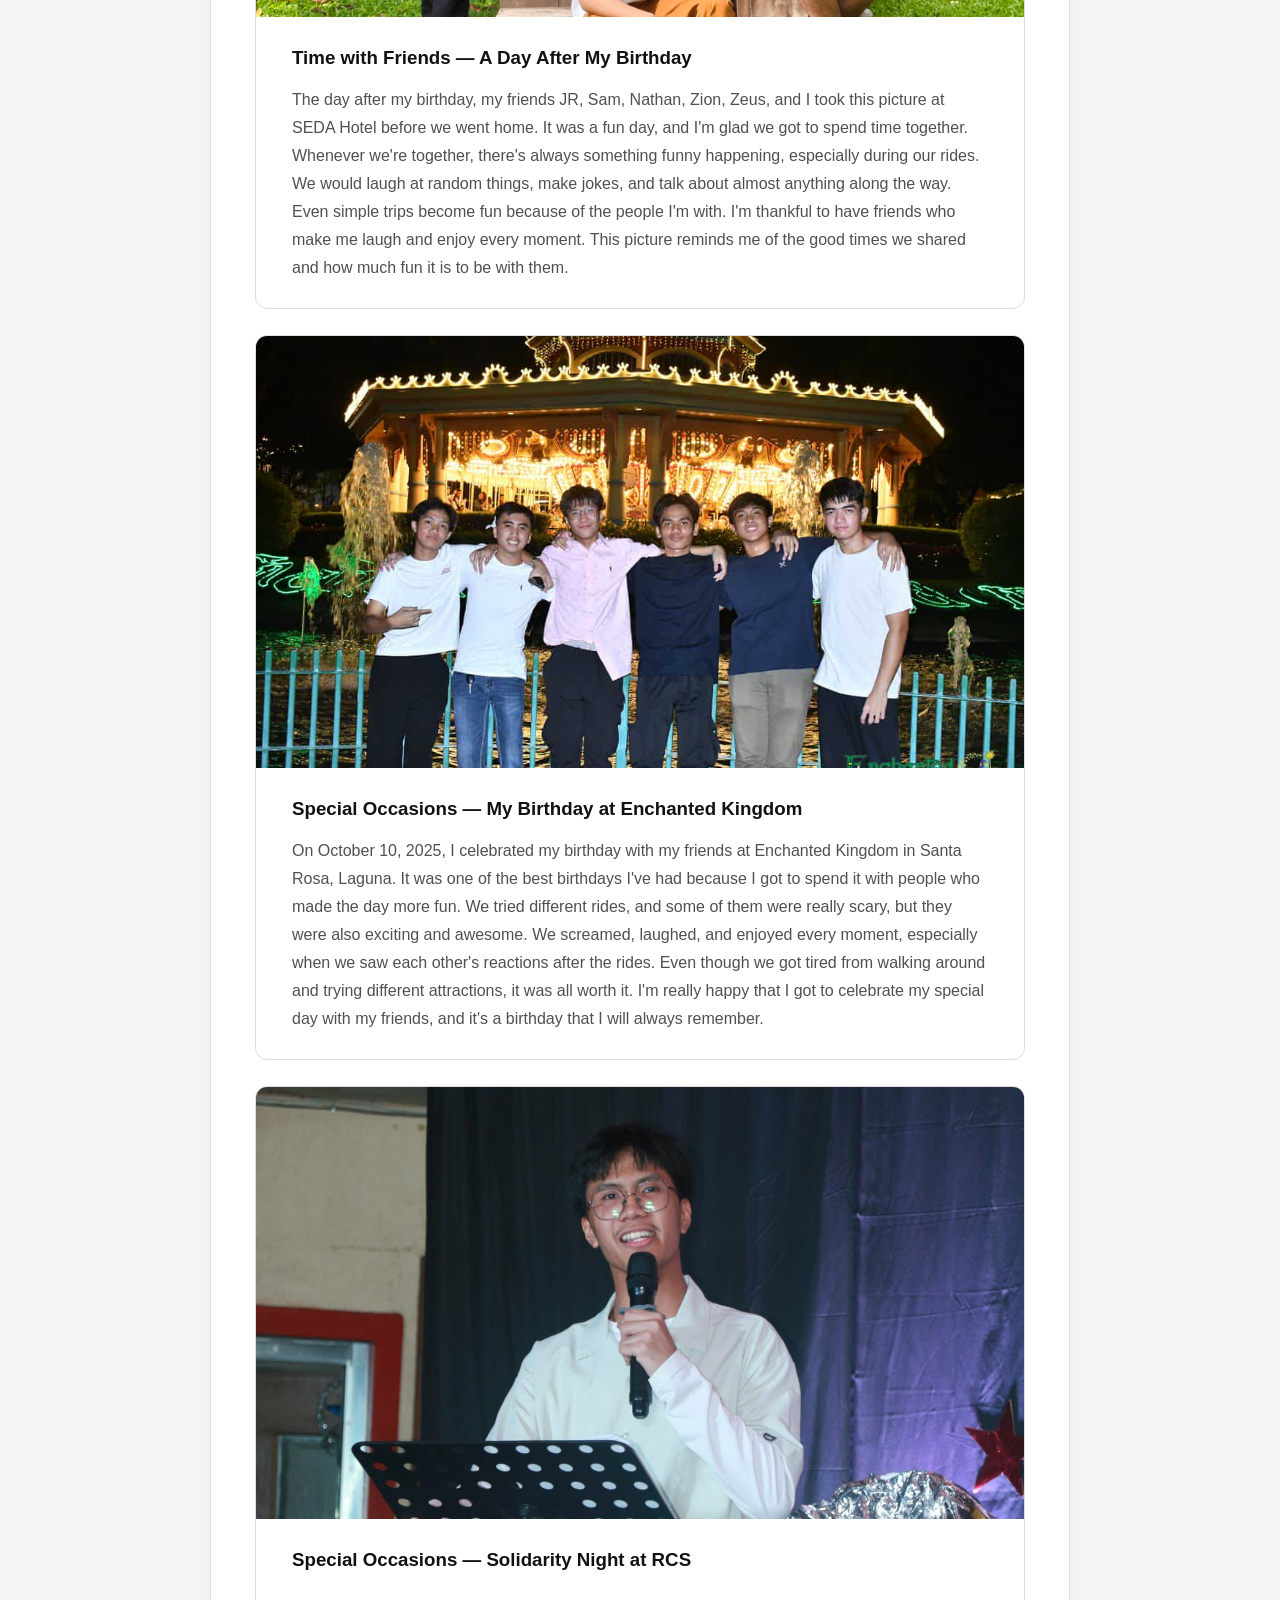
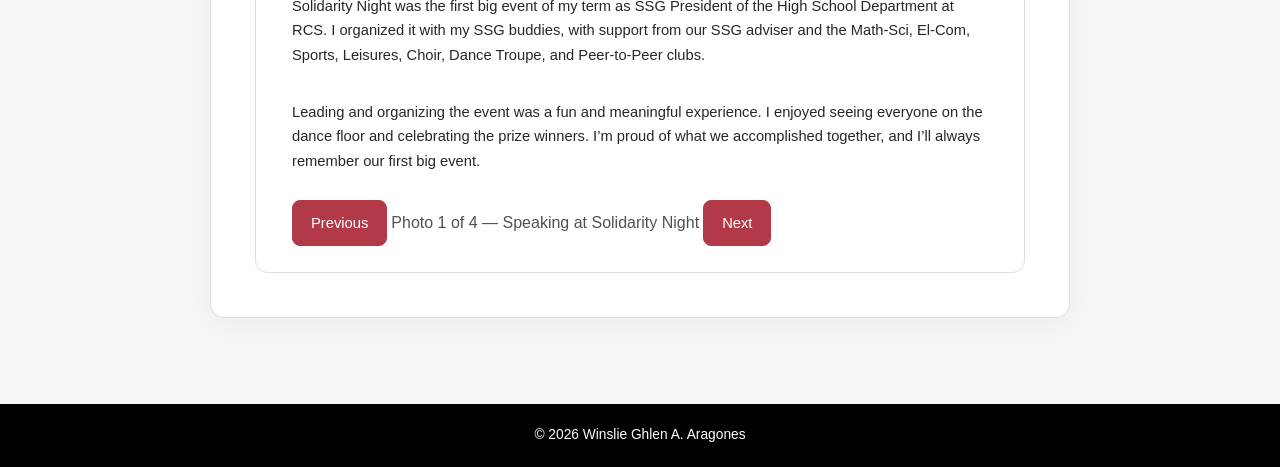
<file: gallery.html>
<!DOCTYPE html>
<html lang="en">
<head>
  <meta charset="utf-8">
  <meta name="viewport" content="width=device-width, initial-scale=1.0">
  <meta name="description" content="Memorable photos and experiences from Winslie.">
  <title>Gallery | My Personal Portfolio</title>
  <link rel="stylesheet" href="css/style.css">
</head>
<body>
  <a class="skip-link" href="#main-content">Skip to content</a>
  <header class="site-header">
    <div class="header-inner">
      <a class="brand" href="index.html">My Personal Portfolio</a>
      <nav class="site-nav" aria-label="Main navigation">
        <a href="index.html">Home</a>
        <a href="about.html">About Me</a>
        <a href="hobbies.html">Hobbies</a>
        <a href="gallery.html" aria-current="page">Gallery</a>
        <a href="favorites.html">Favorites</a>
        <a href="dreams.html">Dreams</a>
     <a href="quiz.html">Get to Know Me</a>
        <a href="contact.html">Contact</a>
      </nav>
    </div>
  </header>

  <main class="container page-enter" id="main-content">
    <section class="card">
      <p class="eyebrow">Moments worth remembering</p>
      <h1 id="gallery-heading">My Gallery</h1>
      <p>Some photos that remind me of happy days with my classmates and friends.</p>
      <p class="small-note">Tap or click a photo to view it full screen.</p>

      <div class="gallery-grid memories-grid">
        <figure class="photo">
          <a class="photo-link" href="#photo-1" aria-label="View full photo: School Memories — Grade 12 Ezekiel">
            <img src="images/school-memories.jpg" alt="Group photo of Grade 12 Ezekiel students and Ma'am Jo" loading="lazy">
          </a>
          <figcaption>
            <strong>School Memories — Grade 12 Ezekiel</strong>
            <span>One of my favorite memories from senior high school was spending time with my classmates from Grade 12 – Ezekiel at The Refiners Christian School, together with our teacher, Ma'am Jo. 
              During our school year, we shared many fun moments, laughed together, helped each other, and faced different challenges as a class. 
              We made a lot of memories through our school activities and the simple moments we spent together. 
              Even though we are now studying in different schools and following our own paths, I will always remember the fun times we had. 
              I'm thankful that I got to be part of this class and meet people who made my senior high school life more enjoyable.</span>
          </figcaption>
        </figure>

        <figure class="photo">
          <a class="photo-link" href="#photo-2" aria-label="View full photo: Time with Friends — A Day After My Birthday">
            <img src="images/time-with-friends.jpg" alt="Winslie and five friends taking a photo outdoors at SEDA Hotel" loading="lazy">
          </a>
          <figcaption>
            <strong>Time with Friends — A Day After My Birthday</strong>
            <span>The day after my birthday, my friends JR, Sam, Nathan, Zion, Zeus, and I took this picture at SEDA Hotel before we went home. 
              It was a fun day, and I'm glad we got to spend time together. 
              Whenever we're together, there's always something funny happening, especially during our rides. 
              We would laugh at random things, make jokes, and talk about almost anything along the way. 
              Even simple trips become fun because of the people I'm with. 
              I'm thankful to have friends who make me laugh and enjoy every moment. 
              This picture reminds me of the good times we shared and how much fun it is to be with them.</span>
          </figcaption>
        </figure>

        <figure class="photo">
          <a class="photo-link" href="#photo-3" aria-label="View full photo: Special Occasions — My Birthday at Enchanted Kingdom">
            <img src="images/birthday-2025.jpg" alt="Winslie and friends standing together in front of a lit-up ride at Enchanted Kingdom" loading="lazy">
          </a>
          <figcaption>
            <strong>Special Occasions — My Birthday at Enchanted Kingdom</strong>
            <span>On October 10, 2025, I celebrated my birthday with my friends at Enchanted Kingdom in Santa Rosa, Laguna. 
              It was one of the best birthdays I've had because I got to spend it with people who made the day more fun. 
              We tried different rides, and some of them were really scary, but they were also exciting and awesome. 
              We screamed, laughed, and enjoyed every moment, especially when we saw each other's reactions after the rides. 
              Even though we got tired from walking around and trying different attractions, it was all worth it. 
              I'm really happy that I got to celebrate my special day with my friends, and it's a birthday that I will always remember.</span>
          </figcaption>
        </figure>

        <figure class="photo solidarity-photo">
          <a class="photo-link" href="#photo-solidarity" aria-label="View full photo: Solidarity Night at RCS">
            <img id="solidarity-image" src="images/solidarity-2.jpg" alt="Winslie speaking at the microphone during Solidarity Night" loading="lazy">
          </a>
          <figcaption>
            <strong>Special Occasions — Solidarity Night at RCS</strong>
            <p>Solidarity Night was the first big event of my term as SSG President of the High School Department at RCS. I organized it with my SSG buddies, with support from our SSG adviser and the Math-Sci, El-Com, Sports, Leisures, Choir, Dance Troupe, and Peer-to-Peer clubs.</p>
            <p>Leading and organizing the event was a fun and meaningful experience. I enjoyed seeing everyone on the dance floor and celebrating the prize winners. I’m proud of what we accomplished together, and I’ll always remember our first big event.</p>
            <div class="slideshow-controls" aria-label="Solidarity Night photo controls">
              <button type="button" id="solidarity-previous" aria-label="Show previous Solidarity Night photo">Previous</button>
              <span class="small-note" id="solidarity-status" aria-live="polite">Photo 1 of 4 — Speaking at Solidarity Night</span>
              <button type="button" id="solidarity-next" aria-label="Show next Solidarity Night photo">Next</button>
            </div>
          </figcaption>
        </figure>
      </div>
    </section>
  </main>

  
  <div class="lightbox" id="photo-1" role="region" aria-label="Full-screen image: School Memories — Grade 12 Ezekiel">
    <a class="lightbox-backdrop" href="#gallery-heading" aria-label="Close full-screen photo"></a>
    <a class="lightbox-close" href="#gallery-heading" aria-label="Close photo">Close &times;</a>
    <img class="lightbox-image" src="images/school-memories.jpg" alt="Group photo of Grade 12 Ezekiel students and Ma'am Jo">
    <p class="lightbox-caption">School Memories — Grade 12 Ezekiel</p>
  </div>

  <div class="lightbox" id="photo-2" role="region" aria-label="Full-screen image: Time with Friends — A Day After My Birthday">
    <a class="lightbox-backdrop" href="#gallery-heading" aria-label="Close full-screen photo"></a>
    <a class="lightbox-close" href="#gallery-heading" aria-label="Close photo">Close &times;</a>
    <img class="lightbox-image" src="images/time-with-friends.jpg" alt="Winslie and five friends taking a photo outdoors at SEDA Hotel">
    <p class="lightbox-caption">Time with Friends — A Day After My Birthday</p>
  </div>

  <div class="lightbox" id="photo-3" role="region" aria-label="Full-screen image: Special Occasions — My Birthday at Enchanted Kingdom">
    <a class="lightbox-backdrop" href="#gallery-heading" aria-label="Close full-screen photo"></a>
    <a class="lightbox-close" href="#gallery-heading" aria-label="Close photo">Close &times;</a>
    <img class="lightbox-image" src="images/birthday-2025.jpg" alt="Winslie and friends standing together in front of a lit-up ride at Enchanted Kingdom">
    <p class="lightbox-caption">Special Occasions — My Birthday at Enchanted Kingdom</p>
  </div>

  <div class="lightbox" id="photo-solidarity" role="region" aria-label="Full-screen image: Solidarity Night at RCS">
    <a class="lightbox-backdrop" href="#gallery-heading" aria-label="Close full-screen photo"></a>
    <a class="lightbox-close" href="#gallery-heading" aria-label="Close photo">Close &times;</a>
    <img class="lightbox-image" id="solidarity-full-image" src="images/solidarity-2.jpg" alt="Winslie speaking at the microphone during Solidarity Night">
    <p class="lightbox-caption" id="solidarity-full-caption">Speaking at Solidarity Night</p>
  </div>

  <script>
    const solidarityPhotos = [
      { src: "images/solidarity-2.jpg", alt: "Winslie speaking at the microphone during Solidarity Night", caption: "Speaking at Solidarity Night" },
      { src: "images/solidarity-1.jpg", alt: "Winslie’s SSG group with the prize winner standing in the middle", caption: "The SSG team with the prize winner in the middle" },
      { src: "images/solidarity-3.jpg", alt: "The decorated stage at RCS Solidarity Night", caption: "The Solidarity Night stage" },
      { src: "images/solidarity-4.jpg", alt: "Selfie with Ma’am Loui, Ma’am Jam, and Winslie’s best friend Zion at Solidarity Night", caption: "Selfie with Ma’am Loui, Ma’am Jam, and my best friend Zion" }
    ];
    let solidarityIndex = 0;
    const solidarityImage = document.getElementById("solidarity-image");
    const solidarityFullImage = document.getElementById("solidarity-full-image");
    const solidarityCaption = document.getElementById("solidarity-full-caption");
    const solidarityStatus = document.getElementById("solidarity-status");
    function showSolidarityPhoto(index) {
      solidarityIndex = (index + solidarityPhotos.length) % solidarityPhotos.length;
      const photo = solidarityPhotos[solidarityIndex];
      solidarityImage.src = photo.src;
      solidarityImage.alt = photo.alt;
      solidarityFullImage.src = photo.src;
      solidarityFullImage.alt = photo.alt;
      solidarityCaption.textContent = photo.caption;
      solidarityStatus.textContent = "Photo " + (solidarityIndex + 1) + " of " + solidarityPhotos.length + " — " + photo.caption;
    }
    document.getElementById("solidarity-previous").addEventListener("click", () => showSolidarityPhoto(solidarityIndex - 1));
    document.getElementById("solidarity-next").addEventListener("click", () => showSolidarityPhoto(solidarityIndex + 1));
  </script>

  <footer class="site-footer">
    <p>&copy; 2026 Winslie Ghlen A. Aragones</p>
  </footer>
</body>
</html>
</file>
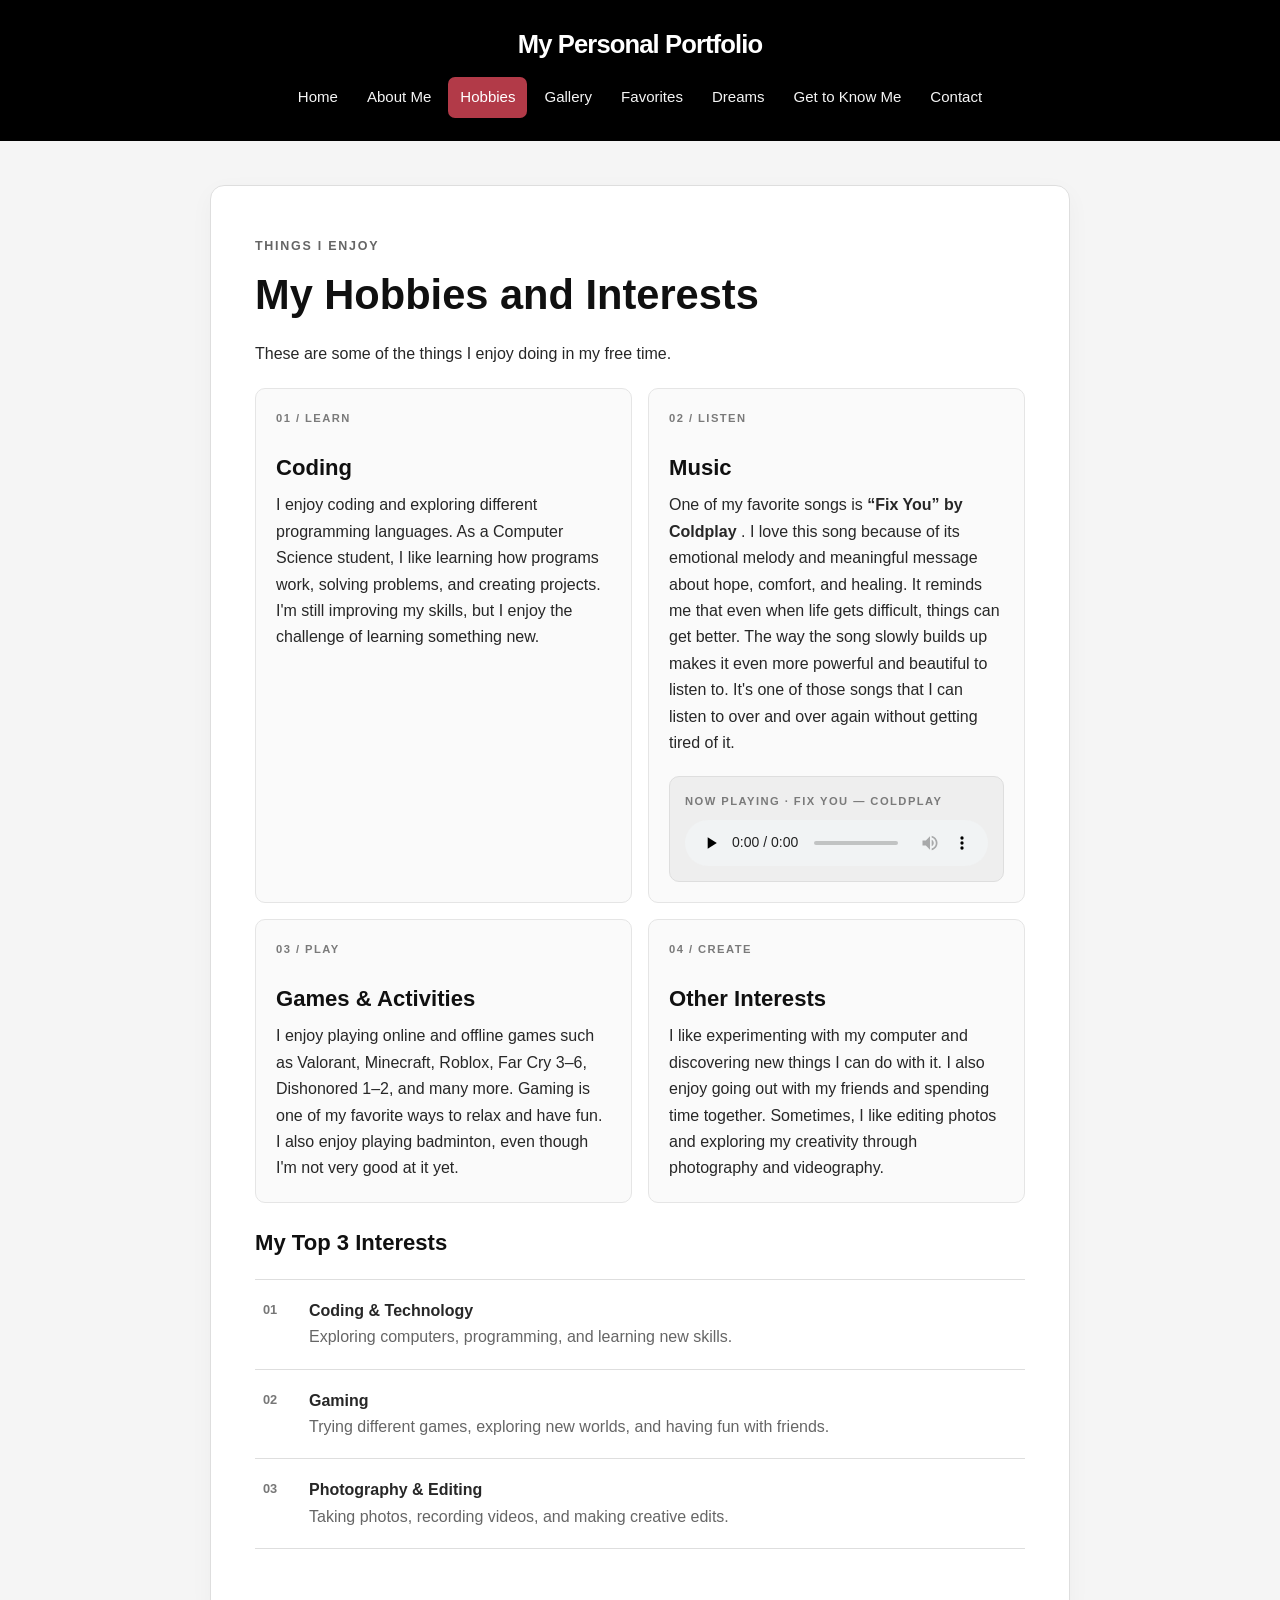
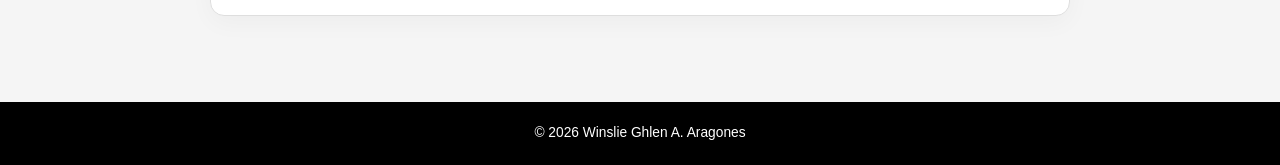
<file: hobbies.html>
<!DOCTYPE html>
<html lang="en">
 <head>
  <meta charset="utf-8"/>
  <meta content="width=device-width, initial-scale=1.0" name="viewport"/>
  <meta content="Winslie&rsquo;s hobbies and interests." name="description"/>
  <title>
   Hobbies and Interests | My Personal Portfolio
  </title>
  <link href="css/style.css" rel="stylesheet"/>
 </head>
 <body>
  <a class="skip-link" href="#main-content">
   Skip to content
  </a>
  <header class="site-header">
   <div class="header-inner">
    <a class="brand" href="index.html">
     My Personal Portfolio
    </a>
    <nav aria-label="Main navigation" class="site-nav">
     <a href="index.html">
      Home
     </a>
     <a href="about.html">
      About Me
     </a>
     <a aria-current="page" href="hobbies.html">
      Hobbies
     </a>
     <a href="gallery.html">
      Gallery
     </a>
     <a href="favorites.html">
      Favorites
     </a>
     <a href="dreams.html">
      Dreams
     </a>
     <a href="quiz.html">Get to Know Me</a>
     <a href="contact.html">
      Contact
     </a>
    </nav>
   </div>
  </header>
  <main class="container page-enter" id="main-content">
   <section class="card">
    <p class="eyebrow">
     Things I enjoy
    </p>
    <h1>
     My Hobbies and Interests
    </h1>
    <p>
     These are some of the things I enjoy doing in my free time.
    </p>
    <div class="tile-grid hobbies-grid">
     <article class="tile">
      <span class="tile-index">
       01 / LEARN
      </span>
      <h2>
       Coding
      </h2>
      <p>
       I enjoy coding and exploring different programming languages. 
       As a Computer Science student, I like learning how programs work, solving problems, and creating projects. 
       I'm still improving my skills, but I enjoy the challenge of learning something new.
      </p>
     </article>
     <article class="tile">
      <span class="tile-index">
       02 / LISTEN
      </span>
      <h2>
       Music
      </h2>
      <p>
       One of my favorite songs is
       <strong>
        &ldquo;Fix You&rdquo; by Coldplay
       </strong>
       . I love this song because of its emotional melody and meaningful message about hope, comfort, and healing. 
       It reminds me that even when life gets difficult, things can get better. 
       The way the song slowly builds up makes it even more powerful and beautiful to listen to. 
       It's one of those songs that I can listen to over and over again without getting tired of it.
      </p>
      <div class="music-player">
       <span class="player-label">
        NOW PLAYING &middot; FIX YOU &mdash; COLDPLAY
       </span>
       <audio aria-label="Play Fix You by Coldplay" controls="" preload="none">
        <source src="audio/fix-you-coldplay.mp3" type="audio/mpeg"/>
        Your browser does not support audio playback.
       </audio>
      </div>
     </article>
     <article class="tile">
      <span class="tile-index">
       03 / PLAY
      </span>
      <h2>
       Games &amp; Activities
      </h2>
      <p>
       I enjoy playing online and offline games such as Valorant, Minecraft, Roblox, Far Cry 3&ndash;6, Dishonored 1&ndash;2, and many more. 
       Gaming is one of my favorite ways to relax and have fun. 
       I also enjoy playing badminton, even though I'm not very good at it yet.
      </p>
     </article>
     <article class="tile">
      <span class="tile-index">
       04 / CREATE
      </span>
      <h2>
       Other Interests
      </h2>
      <p>
       I like experimenting with my computer and discovering new things I can do with it. 
       I also enjoy going out with my friends and spending time together. Sometimes, I like editing photos and exploring my creativity through photography and videography.
      </p>
     </article>
    </div>
    <h2>
     My Top 3 Interests
    </h2>
    <ol class="rank-list">
     <li>
      <strong>
       Coding &amp; Technology
      </strong>
      <span>
       Exploring computers, programming, and learning new skills.
      </span>
     </li>
     <li>
      <strong>
       Gaming
      </strong>
      <span>
       Trying different games, exploring new worlds, and having fun with friends.
      </span>
     </li>
     <li>
      <strong>
       Photography &amp; Editing
      </strong>
      <span>
       Taking photos, recording videos, and making creative edits.
      </span>
     </li>
    </ol>
   </section>
  </main>
  <footer class="site-footer">
   <p>
    &copy; 2026 Winslie Ghlen A. Aragones
   </p>
  </footer>
 </body>
</html>
</file>
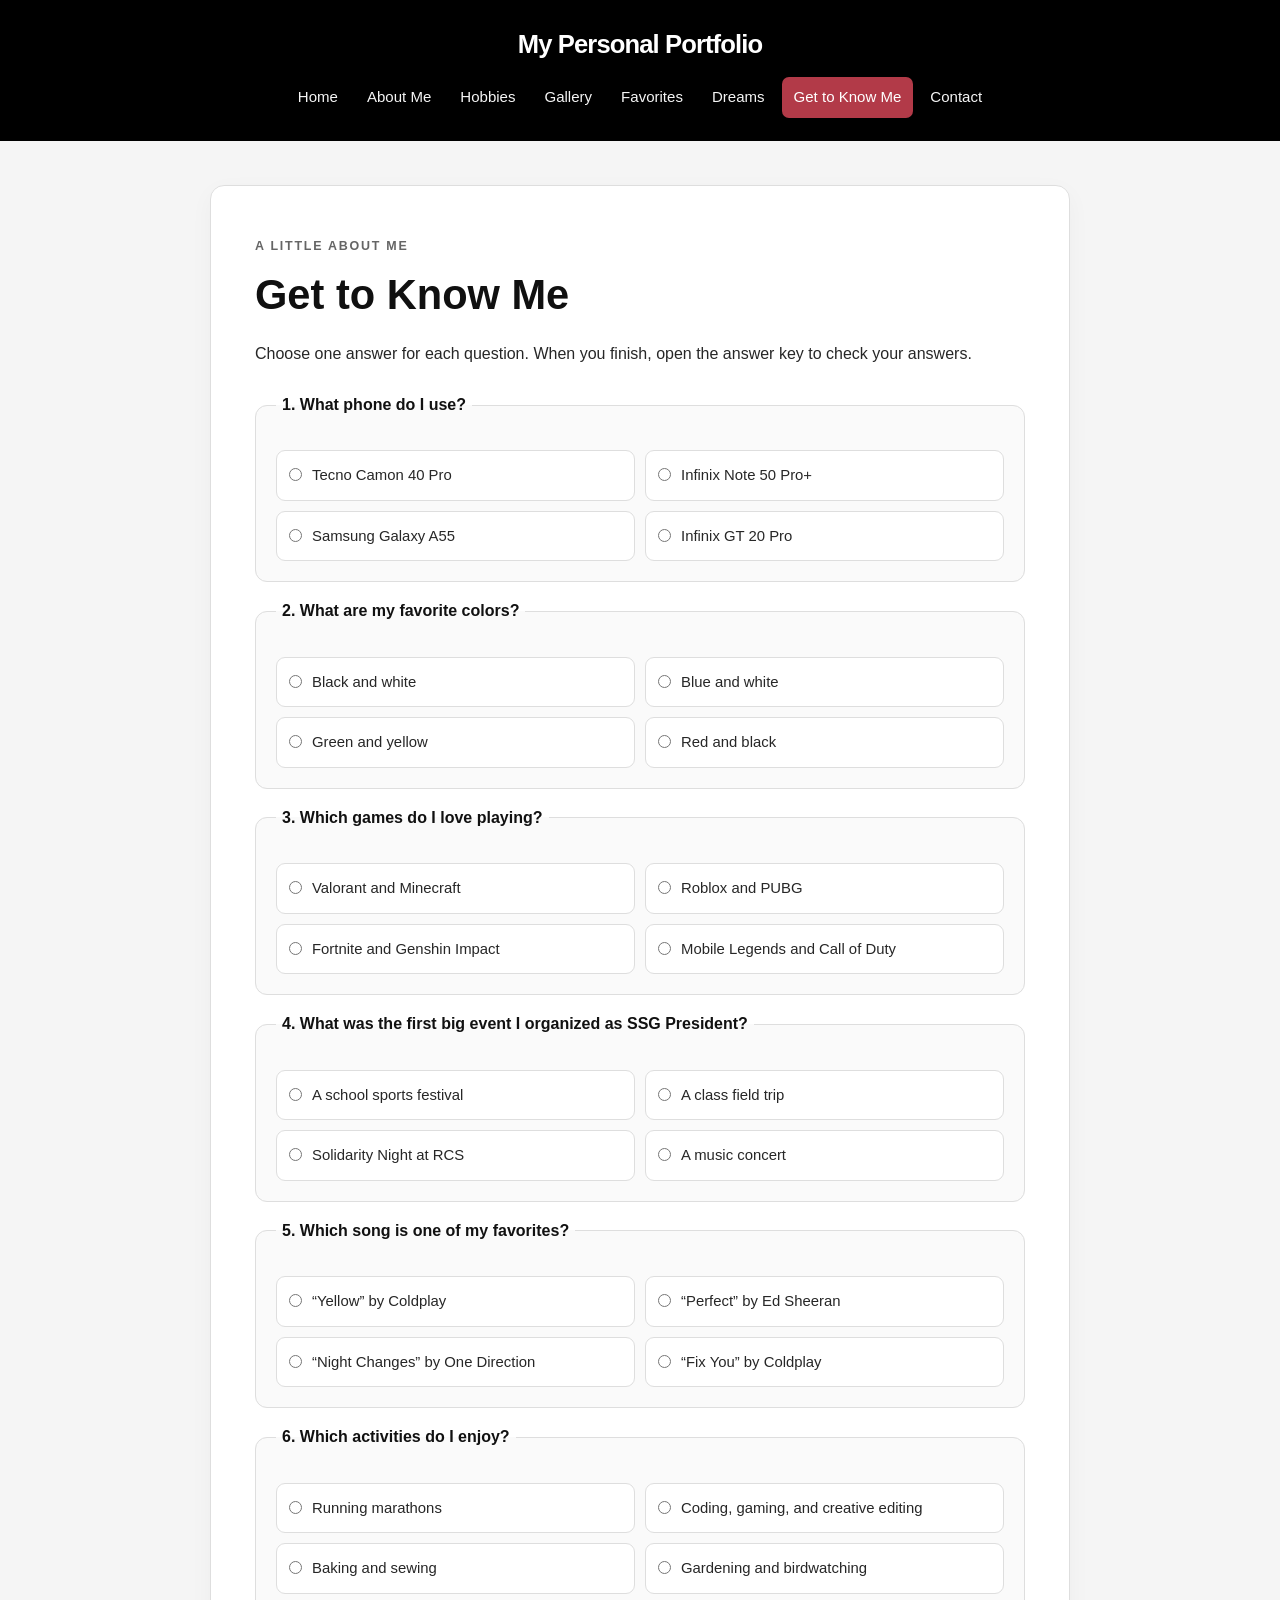
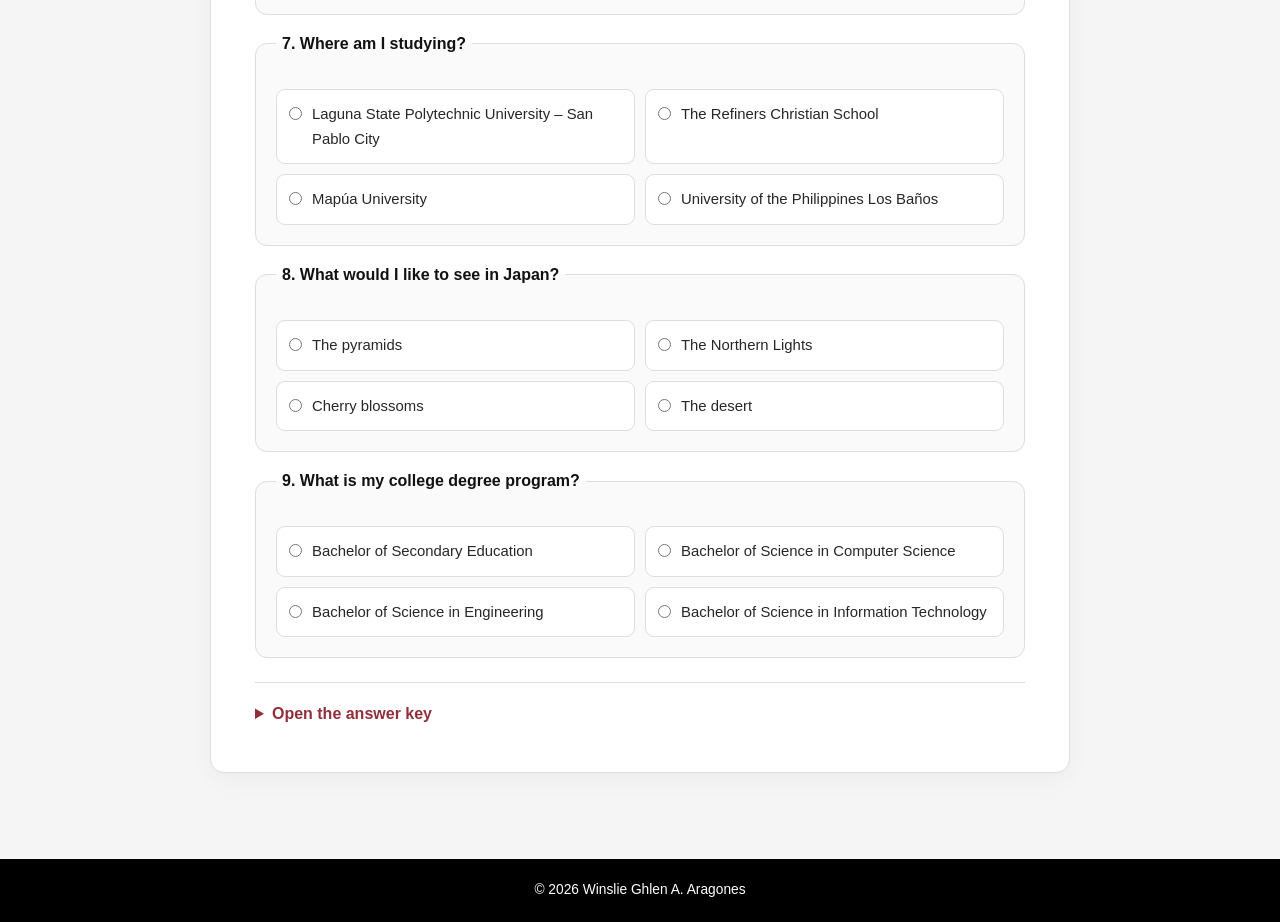
<file: quiz.html>
<!DOCTYPE html>
<html lang="en">
<head>
  <meta charset="utf-8">
  <meta name="viewport" content="width=device-width, initial-scale=1.0">
  <meta name="description" content="Take a short quiz and see how well you know Winslie.">
  <title>Get to Know Me | My Personal Portfolio</title>
  <link rel="stylesheet" href="css/style.css">
</head>
<body>
  <a class="skip-link" href="#main-content">Skip to content</a>
  <header class="site-header">
    <div class="header-inner">
      <a class="brand" href="index.html">My Personal Portfolio</a>
      <nav class="site-nav" aria-label="Main navigation">
        <a href="index.html">Home</a>
        <a href="about.html">About Me</a>
        <a href="hobbies.html">Hobbies</a>
        <a href="gallery.html">Gallery</a>
        <a href="favorites.html">Favorites</a>
        <a href="dreams.html">Dreams</a>
        <a aria-current="page" href="quiz.html">Get to Know Me</a>
        <a href="contact.html">Contact</a>
      </nav>
    </div>
  </header>
  <main class="container page-enter" id="main-content">
    <section class="card" aria-labelledby="quiz-heading">
      <p class="eyebrow">A little about me</p>
      <h1 id="quiz-heading">Get to Know Me</h1>
      <p>Choose one answer for each question. When you finish, open the answer key to check your answers.</p>
      <div class="quiz-form">
        <fieldset class="quiz-question">
          <legend>1. What phone do I use?</legend>
          <div class="quiz-options">
            <label class="quiz-option"><input type="radio" name="q1" value="tecno"> Tecno Camon 40 Pro</label>
            <label class="quiz-option"><input type="radio" name="q1" value="infinix"> Infinix Note 50 Pro+</label>
            <label class="quiz-option"><input type="radio" name="q1" value="samsung"> Samsung Galaxy A55</label>
            <label class="quiz-option"><input type="radio" name="q1" value="gt"> Infinix GT 20 Pro</label>
          </div>
        </fieldset>
        <fieldset class="quiz-question">
          <legend>2. What are my favorite colors?</legend>
          <div class="quiz-options">
            <label class="quiz-option"><input type="radio" name="q2" value="blackwhite"> Black and white</label>
            <label class="quiz-option"><input type="radio" name="q2" value="bluewhite"> Blue and white</label>
            <label class="quiz-option"><input type="radio" name="q2" value="greenyellow"> Green and yellow</label>
            <label class="quiz-option"><input type="radio" name="q2" value="redblack"> Red and black</label>
          </div>
        </fieldset>
        <fieldset class="quiz-question">
          <legend>3. Which games do I love playing?</legend>
          <div class="quiz-options">
            <label class="quiz-option"><input type="radio" name="q3" value="valorantminecraft"> Valorant and Minecraft</label>
            <label class="quiz-option"><input type="radio" name="q3" value="robloxpubg"> Roblox and PUBG</label>
            <label class="quiz-option"><input type="radio" name="q3" value="fortnitegenshin"> Fortnite and Genshin Impact</label>
            <label class="quiz-option"><input type="radio" name="q3" value="mlbbcod"> Mobile Legends and Call of Duty</label>
          </div>
        </fieldset>
        <fieldset class="quiz-question">
          <legend>4. What was the first big event I organized as SSG President?</legend>
          <div class="quiz-options">
            <label class="quiz-option"><input type="radio" name="q4" value="sports"> A school sports festival</label>
            <label class="quiz-option"><input type="radio" name="q4" value="fieldtrip"> A class field trip</label>
            <label class="quiz-option"><input type="radio" name="q4" value="solidarity"> Solidarity Night at RCS</label>
            <label class="quiz-option"><input type="radio" name="q4" value="concert"> A music concert</label>
          </div>
        </fieldset>
        <fieldset class="quiz-question">
          <legend>5. Which song is one of my favorites?</legend>
          <div class="quiz-options">
            <label class="quiz-option"><input type="radio" name="q5" value="yellow"> “Yellow” by Coldplay</label>
            <label class="quiz-option"><input type="radio" name="q5" value="perfect"> “Perfect” by Ed Sheeran</label>
            <label class="quiz-option"><input type="radio" name="q5" value="nightchanges"> “Night Changes” by One Direction</label>
            <label class="quiz-option"><input type="radio" name="q5" value="fixyou"> “Fix You” by Coldplay</label>
          </div>
        </fieldset>
        <fieldset class="quiz-question">
          <legend>6. Which activities do I enjoy?</legend>
          <div class="quiz-options">
            <label class="quiz-option"><input type="radio" name="q6" value="running"> Running marathons</label>
            <label class="quiz-option"><input type="radio" name="q6" value="coding"> Coding, gaming, and creative editing</label>
            <label class="quiz-option"><input type="radio" name="q6" value="baking"> Baking and sewing</label>
            <label class="quiz-option"><input type="radio" name="q6" value="gardening"> Gardening and birdwatching</label>
          </div>
        </fieldset>
        <fieldset class="quiz-question">
          <legend>7. Where am I studying?</legend>
          <div class="quiz-options">
            <label class="quiz-option"><input type="radio" name="q7" value="lspu"> Laguna State Polytechnic University – San Pablo City</label>
            <label class="quiz-option"><input type="radio" name="q7" value="rcs"> The Refiners Christian School</label>
            <label class="quiz-option"><input type="radio" name="q7" value="mapua"> Mapúa University</label>
            <label class="quiz-option"><input type="radio" name="q7" value="uplb"> University of the Philippines Los Baños</label>
          </div>
        </fieldset>
        <fieldset class="quiz-question">
          <legend>8. What would I like to see in Japan?</legend>
          <div class="quiz-options">
            <label class="quiz-option"><input type="radio" name="q8" value="pyramids"> The pyramids</label>
            <label class="quiz-option"><input type="radio" name="q8" value="aurora"> The Northern Lights</label>
            <label class="quiz-option"><input type="radio" name="q8" value="blossoms"> Cherry blossoms</label>
            <label class="quiz-option"><input type="radio" name="q8" value="desert"> The desert</label>
          </div>
        </fieldset>
        <fieldset class="quiz-question">
          <legend>9. What is my college degree program?</legend>
          <div class="quiz-options">
            <label class="quiz-option"><input type="radio" name="q9" value="educ"> Bachelor of Secondary Education</label>
            <label class="quiz-option"><input type="radio" name="q9" value="bscs"> Bachelor of Science in Computer Science</label>
            <label class="quiz-option"><input type="radio" name="q9" value="engineering"> Bachelor of Science in Engineering</label>
            <label class="quiz-option"><input type="radio" name="q9" value="it"> Bachelor of Science in Information Technology</label>
          </div>
        </fieldset>
      </div>
      <details class="answer-key">
        <summary>Open the answer key</summary>
        <ol>
          <li>Infinix Note 50 Pro+</li>
          <li>Red and black</li>
          <li>Valorant and Minecraft</li>
          <li>Solidarity Night at RCS</li>
          <li>“Fix You” by Coldplay</li>
          <li>Coding, gaming, and creative editing</li>
          <li>Laguna State Polytechnic University – San Pablo City</li>
          <li>Cherry blossoms</li>
          <li>Bachelor of Science in Computer Science</li>
        </ol>
      </details>
    </section>
  </main>
  <footer class="site-footer">
    <p>&copy; 2026 Winslie Ghlen A. Aragones</p>
  </footer>
</body>
</html>
</file>
<file: css/style.css>
:root {
    --black:#101010;
    --text:#272727;
    --muted:#656565;
    --paper:#fff;
    --background:#f5f5f5;
    --border:#dedede;
    --accent:#B23A48;
    --accent-hover:#922F3B;
}

* {
    box-sizing:border-box;
}

html {
    scroll-behavior:smooth;
}

body {
    font-family:Arial,Helvetica,sans-serif;
    background:var(--background);
    color:var(--text);
    margin:0;
    line-height:1.65;
    min-height:100vh;
    display:flex;
    flex-direction:column;
}

a {
    color:inherit;
}

a:focus-visible,button:focus-visible,input:focus-visible,textarea:focus-visible {
    outline:3px solid var(--accent-hover);
    outline-offset:3px;
}

.site-header {
    background:#000;
    color:#fff;
}

.header-inner {
    max-width:1100px;
    margin:auto;
    padding:23px 22px;
    display:flex;
    flex-direction:column;
    align-items:center;
    gap:12px;
}

.brand {
    text-decoration:none;
    font-weight:700;
    font-size:1.6rem;
    letter-spacing:-.035em;
    text-align:center;
}

nav {
    display:flex;
    justify-content:center;
    align-items:center;
    gap:5px;
    flex-wrap:wrap;
}

nav a {
    text-decoration:none;
    border-radius:7px;
    font-size:.94rem;
    padding:8px 12px;
    color:#f5f5f5;
    transition:background-color .25s ease, color .25s ease, transform .25s ease;
}

nav a:hover,nav a[aria-current="page"] {
    background:var(--accent);
    color:#fff;
}

nav a:hover {
    transform:translateY(-2px);
}

.container {
    width:min(900px,100%);
    margin:44px auto 64px;
    padding:0 20px;
    flex:1;
}

.card {
    padding:clamp(26px,4.5vw,44px);
    margin-bottom:22px;
    border:1px solid var(--border);
    border-radius:14px;
    background:var(--paper);
    box-shadow:0 7px 24px rgba(0,0,0,.035);
}

h1,h2,h3 {
    line-height:1.25;
    color:var(--black);
}

h1 {
    font-size:clamp(1.8rem,4.5vw,2.6rem);
    margin:.2em 0 .5em;
}

h2 {
    font-size:1.38rem;
    margin:1.2em 0 .5em;
}

h3 {
    font-size:1.08rem;
    margin:.1em 0 .4em;
}

p {
    margin:.45em 0 1em;
}

.eyebrow {
    font-size:.78rem;
    text-transform:uppercase;
    font-weight:bold;
    letter-spacing:.14em;
    color:var(--muted);
}


.hero {
    display:grid;
    grid-template-columns:minmax(0,1.08fr) minmax(0,.92fr);
    gap:clamp(34px,6vw,82px);
    align-items:center;
    text-align:left;
    padding:clamp(34px,6vw,64px);
}

.hero .hero-copy {
    min-width:0;
}

.hero .eyebrow {
    margin-bottom:26px;
    font-size:.72rem;
    letter-spacing:.19em;
}

.hero h1 {
    font-size:clamp(3.6rem,7.4vw,6.8rem);
    line-height:.98;
    letter-spacing:-.075em;
    margin:0 0 19px;
    font-weight:750;
}

.hero h1 span {
    color:#757575;
}

.hero-name {
    font-size:1.18rem;
    font-weight:700;
    letter-spacing:-.02em;
    margin:0 0 12px !important;
}

.hero-description {
    color:#565656;
    font-size:1.02rem;
    max-width:34ch;
}

.hero .tagline {
    margin:16px 0 24px !important;
}

.portrait-display {
    position:relative;
    min-width:0;
    width:100%;
    margin:0;
}

.profile-picture {
    display:block;
    width:100%;
    height:auto;
    aspect-ratio:4/5;
    object-fit:cover;
    object-position:center 32%;
    border-radius:11px;
    filter:grayscale(12%);
    transition:transform .7s cubic-bezier(.2,.8,.2,1),filter .7s ease;
}

.portrait-display {
    overflow:hidden;
    border-radius:11px;
    background:#e9e9e9;
}

.portrait-display:hover .profile-picture {
    transform:scale(1.035);
    filter:grayscale(0%);
}

.portrait-label {
    position:absolute;
    bottom:14px;
    left:14px;
    right:14px;
    display:flex;
    align-items:center;
    justify-content:space-between;
    background:rgba(255,255,255,.92);
    color:#111;
    padding:12px 14px;
    border-radius:6px;
    font-size:.67rem;
    font-weight:700;
    letter-spacing:.12em;
    backdrop-filter:blur(8px);
    text-decoration:none;
    cursor:pointer;
    transition:background-color .3s ease,color .3s ease,transform .3s ease;
}

.portrait-label span {
    font-size:1.05rem;
    transition:transform .3s ease;
}

.portrait-label:hover {
    background:#111;
    color:#fff;
    transform:translateY(-2px);
}

.portrait-label:hover span {
    transform:translate(3px,-3px);
}

.portrait-label:focus-visible {
    outline:3px solid #fff;
    outline-offset:3px;
    background:#111;
    color:#fff;
}

.tagline {
    font-style:italic;
    color:#565656;
}

.button,button {
    display:inline-block;
    background:var(--accent);
    border:1px solid var(--accent);
    border-radius:8px;
    color:#fff;
    padding:10px 18px;
    text-decoration:none;
    font:inherit;
    cursor:pointer;
    transition:transform .25s ease, background-color .25s ease, box-shadow .25s ease;
}

.button:hover,button:hover {
    transform:translateY(-3px);
    background:var(--accent-hover);
    border-color:var(--accent-hover);
    color:#fff;
    box-shadow:0 8px 16px #0002;
}

.tile-grid {
    display:grid;
    grid-template-columns:repeat(auto-fit,minmax(210px,1fr));
    gap:16px;
    margin-top:20px;
}

.tile {
    display:block;
    text-decoration:none;
    background:#fafafa;
    border:1px solid #e5e5e5;
    border-radius:10px;
    padding:20px;
    transition:transform .35s cubic-bezier(.2,.8,.2,1),box-shadow .35s ease,border-color .35s ease;
}

.tile:hover {
    transform:translateY(-5px);
    border-color:var(--accent-hover);
    box-shadow:0 12px 24px #00000012;
}

.tile p {
    margin-bottom:0;
}

.details-grid {
    display:grid;
    grid-template-columns:1fr 1fr;
    gap:20px;
}

.detail {
    background:#fafafa;
    border-radius:10px;
    padding:14px 22px;
}

.detail li {
    margin-bottom:8px;
}

.gallery-grid {
    display:grid;
    grid-template-columns:repeat(auto-fit,minmax(220px,1fr));
    gap:18px;
}

.photo {
    border:1px solid var(--border);
    border-radius:12px;
    overflow:hidden;
    margin:0;
    transition:transform .35s ease,box-shadow .35s ease;
}

.photo:hover {
    transform:translateY(-4px);
    box-shadow:0 9px 20px #0001;
}

.photo-placeholder {
    aspect-ratio:4/3;
    background:linear-gradient(135deg,#e4e4e4,#f5f5f5);
    display:flex;
    align-items:center;
    justify-content:center;
    text-align:center;
    padding:12px;
    color:#666;
}

.photo img {
    display:block;
    width:100%;
    aspect-ratio:4/3;
    object-fit:cover;
}

figcaption {
    padding:18px;
    display:grid;
    gap:8px;
    font-size:.92rem;
}

figcaption span {
    color:var(--muted);
}

.table-scroll {
    overflow-x:auto;
}

table {
    border-collapse:collapse;
    width:100%;
    text-align:left;
    min-width:480px;
}

caption {
    text-align:left;
    font-weight:bold;
    margin-bottom:10px;
}

th,td {
    padding:12px 14px;
    border:1px solid var(--border);
}

thead {
    background:#111;
    color:#fff;
}

tbody tr:nth-child(even) {
    background:#f7f7f7;
}

blockquote {
    border-left:4px solid #111;
    margin:16px 0;
    padding:8px 18px;
    background:#fafafa;
}

.check-list {
    padding-left:25px;
}

.check-list li {
    margin-bottom:8px;
}

.small-note {
    font-size:.91rem;
    color:var(--muted);
}

.contact-form {
    display:grid;
    gap:12px;
}

.form-grid {
    display:grid;
    grid-template-columns:1fr 1fr;
    gap:15px;
}

.form-grid>div {
    display:grid;
    gap:7px;
}

label {
    font-weight:bold;
    font-size:.93rem;
}

input,textarea {
    width:100%;
    padding:12px;
    border:1px solid #bbb;
    border-radius:8px;
    background:#fff;
    font:inherit;
}

textarea {
    resize:vertical;
}

.contact-form button {
    justify-self:start;
}

.site-footer {
    margin-top:auto;
    text-align:center;
    background:#000;
    color:white;
    padding:20px;
    font-size:.86rem;
}

.site-footer p {
    margin:0;
}


.page-enter {
    animation:fade-slide-in .7s cubic-bezier(.2,.8,.2,1) both;
}

@keyframes fade-slide-in {
    from {
        opacity:0;
        transform:translateY(12px);
    }
    to {
        opacity:1;
        transform:translateY(0);
    }
}

@media(max-width:760px) {
    .hero {
        grid-template-columns:1fr;
    }
    .hero h1 {
        font-size:clamp(3.3rem,13vw,5rem);
    }
    .portrait-display {
        max-width:430px;
        margin:auto;
    }
}

@media(max-width:650px) {
    .header-inner {
        padding:17px 12px;
    }
    .brand {
        font-size:1.35rem;
    }
    nav {
        gap:2px;
    }
    nav a {
        padding:7px 9px;
        font-size:.85rem;
    }
    .container {
        margin:20px auto 35px;
        padding:0 13px;
    }
    .details-grid,.form-grid {
        grid-template-columns:1fr;
    }
}

@media(prefers-reduced-motion:reduce) {
    *,*::before,*::after {
        animation-duration:.01ms !important;
        animation-iteration-count:1 !important;
        transition-duration:.01ms !important;
        scroll-behavior:auto !important;
    }
}


.hero-description {
    max-width:52ch;
}

.hobbies-grid {
    grid-template-columns:repeat(2,minmax(0,1fr));
}

.tile-index, .player-label, .social-type {
    display:block;
    font-size:.7rem;
    font-weight:700;
    letter-spacing:.13em;
    color:#7a7a7a;
}

.music-player {
    margin-top:20px;
    padding:15px;
    background:#eeeeee;
    border:1px solid #dedede;
    border-radius:10px;
}

.music-player audio {
    display:block;
    width:100%;
    max-width:100%;
    height:46px;
    margin-top:9px;
}

.rank-list {
    list-style:none;
    counter-reset:ranking;
    padding:0;
    margin:22px 0;
    border-top:1px solid var(--border);
}

.rank-list li {
    counter-increment:ranking;
    position:relative;
    padding:18px 12px 18px 54px;
    border-bottom:1px solid var(--border);
}

.rank-list li::before {
    content:counter(ranking,decimal-leading-zero);
    position:absolute;
    left:8px;
    top:19px;
    font-size:.8rem;
    font-weight:bold;
    color:#777;
}

.rank-list li strong {
    display:block;
}

.rank-list li span {
    display:block;
    color:#666;
}

.memories-grid {
    grid-template-columns:1fr;
    gap:26px;
    margin-top:25px;
}

.memories-grid .photo img {
    aspect-ratio:16/9;
    object-fit:cover;
    object-position:center center;
}

.memories-grid .photo figcaption {
    padding:26px clamp(18px,3.5vw,36px);
    gap:12px;
}

.memories-grid .photo figcaption strong {
    font-size:1.17rem;
    color:#111;
}

.memories-grid .photo figcaption span {
    font-size:1rem;
    color:#505050;
    line-height:1.75;
}

.favorites-list {
    margin-top:24px;
}

.favorite-item {
    display:grid;
    grid-template-columns:45px minmax(0,1fr);
    gap:14px;
    padding:25px 0;
    border-top:1px solid var(--border);
}

.favorite-number {
    font-size:.78rem;
    font-weight:700;
    color:#888;
    padding-top:8px;
}

.favorite-item h2 {
    margin:0 0 12px;
    font-size:1.45rem;
}

.favorite-item h3 {
    margin-top:20px;
}

.favorite-item blockquote {
    font-size:1.15rem;
    line-height:1.65;
}

.favorite-item cite {
    display:block;
    font-size:.86rem;
    font-style:normal;
    margin-top:8px;
    color:#555;
}

.swatches {
    display:flex;
    gap:14px;
    flex-wrap:wrap;
    margin:15px 0;
}

.swatch {
    display:flex;
    align-items:center;
    gap:7px;
    font-size:.85rem;
}

.swatch i {
    display:block;
    height:20px;
    width:20px;
    border-radius:50%;
    border:1px solid #aaa;
}

.swatch .red {
    background:#c3212a;
}

.swatch .black {
    background:#161616;
}

.swatch .pink {
    background:#f5a1c5;
}

.place-list h3 {
    font-size:1.03rem;
}

.future-self {
    margin-top:30px;
    padding:clamp(18px,3vw,28px);
    background:#f1f1f1;
    border-radius:12px;
}

.future-self h2 {
    margin-top:8px;
}

.social-grid {
    display:grid;
    grid-template-columns:repeat(2,minmax(0,1fr));
    gap:18px;
    margin:20px 0 35px;
}

.social-card {
    display:block;
    border:1px solid var(--border);
    border-radius:12px;
    overflow:hidden;
    text-decoration:none;
    background:#fafafa;
    transition:transform .35s cubic-bezier(.2,.8,.2,1),box-shadow .35s ease;
}

.social-card:hover {
    transform:translateY(-4px);
    box-shadow:0 14px 28px #00000012;
}

.social-preview {
    height:190px;
    overflow:hidden;
    background:#dfdfdf;
}

.social-preview img {
    width:100%;
    height:100%;
    object-fit:cover;
    object-position:center 30%;
    display:block;
    transition:transform .5s ease;
}

.social-card:hover .social-preview img {
    transform:scale(1.035);
}

.social-card-body {
    padding:17px 19px;
    display:grid;
    gap:7px;
}

.social-card-body strong {
    font-size:1.03rem;
    overflow-wrap:anywhere;
}

.social-card-body > span:last-child {
    color:#555;
    font-size:.87rem;
}

.email-card {
    display:flex;
    flex-direction:column;
    justify-content:center;
}

.email-icon {
    display:flex;
    justify-content:center;
    align-items:center;
    font-size:6rem;
    font-weight:bold;
    min-height:190px;
    background:#202020;
    color:#fff;
    line-height:1;
}

.contact-form button:disabled {
    opacity:.65;
    cursor:not-allowed;
    box-shadow:none;
    transform:none;
}

@media(max-width:660px) {
    .hobbies-grid,.social-grid {
        grid-template-columns:1fr;
    }
    .memories-grid .photo img {
        aspect-ratio:4/3;
    }
    .favorite-item {
        grid-template-columns:30px minmax(0,1fr);
        gap:8px;
    }
}


.skip-link {
    position: absolute;
    top: -60px;
    left: 12px;
    z-index: 100;
    padding: 10px 15px;
    background: white;
    color: black;
    border-radius: 8px;
}

.skip-link:focus {
    top: 12px;
}


.photo-link,
.profile-photo-link {
    display: block;
    overflow: hidden;
    cursor: zoom-in;
}

.photo-link img {
    transition: transform 0.35s ease;
}

.photo-link:hover img {
    transform: scale(1.025);
}

.photo-link:focus-visible,
.profile-photo-link:focus-visible {
    outline: 3px solid #555;
    outline-offset: -3px;
}


.lightbox {
    display: none;
    position: fixed;
    inset: 0;
    z-index: 200;
    padding: 65px 20px 25px;
    background: rgba(10, 10, 10, 0.96);
    text-align: center;
    align-content: center;
    justify-items: center;
    gap: 12px;
}

.lightbox:target {
    display: grid;
    animation: photo-open 0.2s ease-out;
}

.lightbox-backdrop {
    position: absolute;
    inset: 0;
    z-index: 0;
    cursor: zoom-out;
}

.lightbox-image {
    position: relative;
    z-index: 1;
    width: auto;
    height: auto;
    max-width: min(94vw, 1500px);
    max-height: 76vh;
    object-fit: contain;
    border-radius: 5px;
    box-shadow: 0 18px 45px #0008;
    pointer-events: none;
}

.lightbox-caption {
    position: relative;
    z-index: 1;
    color: white;
    font-size: 0.95rem;
    line-height: 1.4;
    margin: 0;
    pointer-events: none;
}

.lightbox-close {
    position: absolute;
    z-index: 2;
    top: 18px;
    right: 20px;
    color: #111;
    background: white;
    padding: 8px 15px;
    border-radius: 8px;
    font-weight: bold;
    text-decoration: none;
}

.lightbox-close:hover {
    background: #ddd;
}

@keyframes photo-open {
    from { opacity: 0; }
    to { opacity: 1; }
}

@media (max-width: 600px) {
    .lightbox {
        padding: 70px 12px 30px;
    }

    .lightbox-image {
        max-width: 95vw;
        max-height: 70vh;
    }
}

@media (prefers-reduced-motion: reduce) {
    .lightbox:target {
        animation: none;
    }
}

.hero-role {
    margin:-4px 0 16px;
    color:#922F3B;
    font-weight:700;
    letter-spacing:.01em;
}

.highlights-grid {
    display:grid;
    grid-template-columns:repeat(3,minmax(0,1fr));
    gap:16px;
    margin-top:22px;
}

.highlight-card {
    padding:22px;
    border:1px solid var(--border);
    border-top:3px solid var(--accent-hover);
    border-radius:12px;
    background:#fafafa;
    transition:transform .25s ease,box-shadow .25s ease,border-color .25s ease;
}

.highlight-card:hover {
    transform:translateY(-4px);
    box-shadow:0 12px 24px #00000012;
    border-color:var(--accent-hover);
}

.highlight-label,.highlight-date,.education-date {
    display:block;
    color:#922F3B;
    font-size:.72rem;
    font-weight:700;
    letter-spacing:.12em;
    text-transform:uppercase;
}

.highlight-card h3 {
    margin:12px 0 8px;
}

.highlight-card p {
    margin:0 0 10px;
    color:#555;
}

.highlight-date {
    letter-spacing:.06em;
}

.featured-memory {
    display:grid;
    grid-template-columns:minmax(0,1.1fr) minmax(0,.9fr);
    align-items:center;
    gap:clamp(24px,5vw,54px);
}

.featured-image {
    margin:0;
}

.featured-image a {
    display:block;
    overflow:hidden;
    border-radius:12px;
    background:#e9e9e9;
}

.featured-image img {
    display:block;
    width:100%;
    aspect-ratio:4/3;
    object-fit:cover;
    transition:transform .4s ease;
}

.featured-image a:hover img {
    transform:scale(1.035);
}

.featured-image figcaption {
    padding:10px 2px 0;
    color:var(--muted);
    font-size:.86rem;
}

.featured-copy h2 {
    margin-top:8px;
}

.featured-copy .button {
    margin-top:8px;
}

.education-timeline {
    display:grid;
    gap:14px;
    list-style:none;
    margin:24px 0 34px;
    padding:0;
}

.education-item {
    display:grid;
    grid-template-columns:120px minmax(0,1fr);
    gap:18px;
    padding:18px 20px;
    border:1px solid var(--border);
    border-radius:10px;
    background:#fafafa;
}

.education-item h3 {
    margin:0 0 6px;
}

.education-item p {
    margin:0;
    color:#555;
}

.education-date {
    padding-top:3px;
    letter-spacing:.06em;
}

@media(max-width:760px) {
    .featured-memory {
        grid-template-columns:1fr;
    }
    .featured-image {
        max-width:100%;
    }
}

@media(max-width:660px) {
    .highlights-grid {
        grid-template-columns:1fr;
    }
    .education-item {
        grid-template-columns:1fr;
        gap:5px;
    }
    .education-date {
        font-size:.68rem;
    }
}

.quiz-home-link {
    margin-top:20px;
}

.quiz-form {
    display:grid;
    gap:16px;
    margin-top:24px;
}

.quiz-question {
    margin:0;
    padding:20px;
    border:1px solid var(--border);
    border-radius:12px;
    background:#fafafa;
    transition:border-color .2s ease,box-shadow .2s ease;
}

.quiz-question legend {
    padding:0 6px;
    color:#111;
    font-weight:700;
}

.quiz-options {
    display:grid;
    grid-template-columns:repeat(2,minmax(0,1fr));
    gap:10px;
    margin-top:12px;
}

.quiz-option {
    display:flex;
    align-items:flex-start;
    gap:10px;
    padding:12px;
    border:1px solid var(--border);
    border-radius:9px;
    background:#fff;
    font-weight:400;
    cursor:pointer;
    transition:border-color .2s ease,background-color .2s ease;
}

.quiz-option:hover {
    border-color:var(--accent);
    background:#fff8f8;
}

.quiz-option input {
    width:auto;
    margin:5px 0 0;
    accent-color:var(--accent);
}

.quiz-feedback {
    display:none;
    margin:12px 0 0;
    font-size:.9rem;
    font-weight:700;
}

.quiz-question.is-correct {
    border-color:#6d9d7e;
}

.quiz-question.is-incorrect {
    border-color:var(--accent);
}

.quiz-question.is-correct .quiz-feedback,
.quiz-question.is-incorrect .quiz-feedback {
    display:block;
}

.quiz-question.is-correct .quiz-feedback {
    color:#477355;
}

.quiz-question.is-incorrect .quiz-feedback {
    color:#922F3B;
}

.quiz-actions {
    display:flex;
    gap:10px;
    flex-wrap:wrap;
}

.quiz-result {
    margin-top:20px;
    padding:18px 20px;
    border-radius:12px;
    background:#f7eeee;
    border:1px solid #e8c9ce;
}

.quiz-result h2 {
    margin:0 0 6px;
}

.quiz-result p {
    margin:0;
}

.quiz-result[hidden] {
    display:none;
}

@media(max-width:600px) {
    .quiz-options {
        grid-template-columns:1fr;
    }
    .quiz-question {
        padding:16px;
    }
}


.answer-key {
    margin-top:24px;
    padding-top:18px;
    border-top:1px solid var(--border);
}

.answer-key summary {
    color:#922F3B;
    font-weight:700;
    cursor:pointer;
}

.answer-key ol {
    margin:14px 0 0;
    padding-left:24px;
}

.answer-key li {
    margin-bottom:8px;
}
</file>
